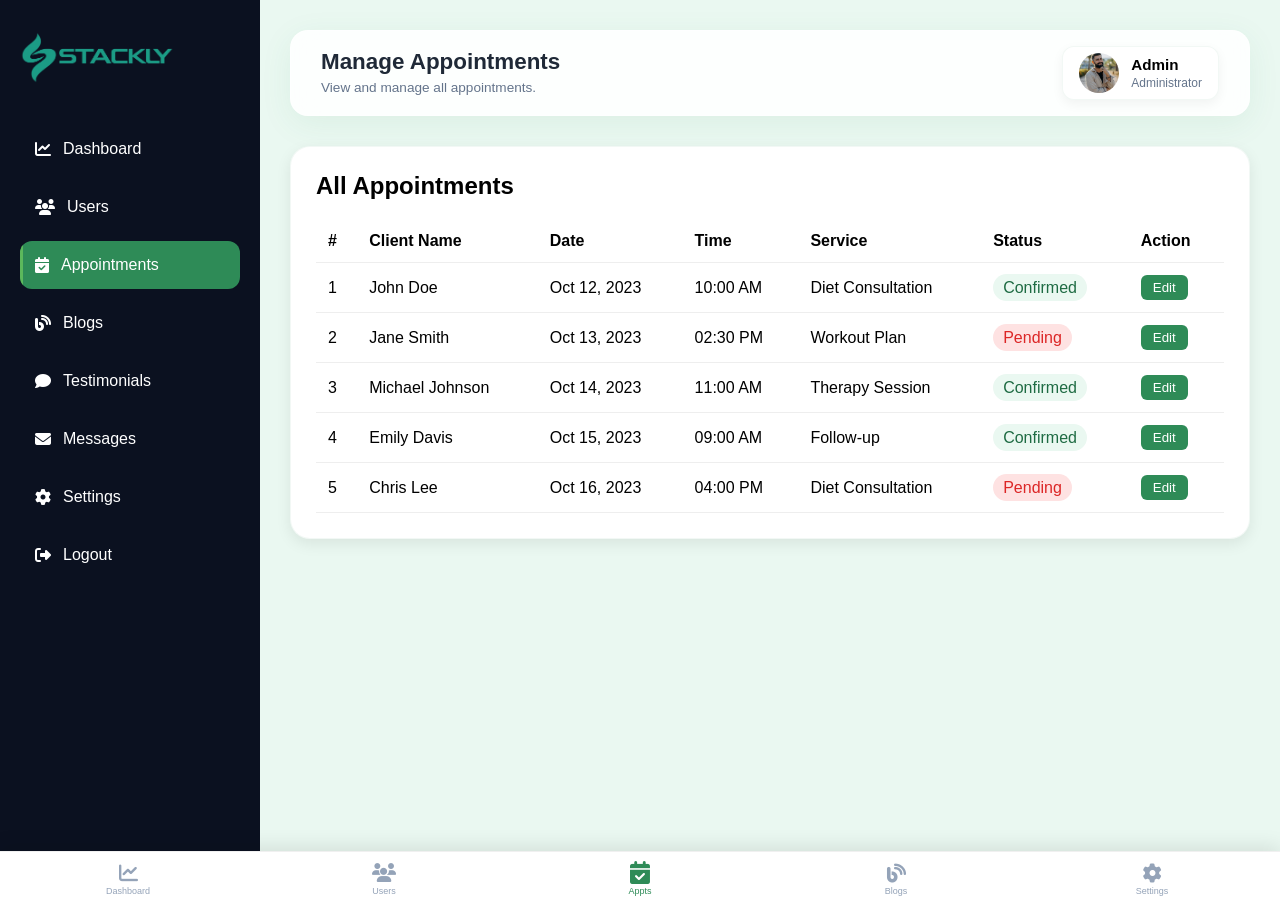
<file: admin-appointments.html>
<!DOCTYPE html>
<html lang="en">
<head>
<meta charset="UTF-8">
<meta name="viewport" content="width=device-width, initial-scale=1.0">
<title>Manage Appointments | Stackly</title>

<link rel="stylesheet" href="css/admin-dashboard.css">

<link rel="stylesheet"
href="https://cdnjs.cloudflare.com/ajax/libs/font-awesome/6.5.1/css/all.min.css">
</head>

<body>

<div class="dashboard">

<!-- Sidebar -->

<aside class="sidebar">
<div class="logo">
<a href="index.html"><img src="./assets/logo.webp" alt="Stackly Logo" style="height: 55px; width: auto; vertical-align: middle; filter: brightness(0) invert(50%) sepia(80%) saturate(340%) hue-rotate(120deg) brightness(85%) contrast(110%);"></a>
</div>
<ul>

<li  onclick="location.href='admin-dashboard.html'">
<i class="fas fa-chart-line"></i>
Dashboard
</li>

<li  onclick="location.href='admin-users.html'">
<i class="fas fa-users"></i>
Users
</li>

<li class="active" onclick="location.href='admin-appointments.html'">
<i class="fas fa-calendar-check"></i>
Appointments
</li>

<li  onclick="location.href='admin-blogs.html'">
<i class="fas fa-blog"></i>
Blogs
</li>

<li  onclick="location.href='admin-testimonials.html'">
<i class="fas fa-comment"></i>
Testimonials
</li>

<li  onclick="location.href='admin-messages.html'">
<i class="fas fa-envelope"></i>
Messages
</li>

<li  onclick="location.href='admin-settings.html'">
<i class="fas fa-cog"></i>
Settings
</li>

<li onclick="logout()">
<i class="fas fa-sign-out-alt"></i>
Logout
</li>
</ul>
<button class="close-sidebar" onclick="closeSidebar()"><i class="fas fa-times"></i></button>
</aside>

<div class="sidebar-overlay" id="sidebarOverlay" onclick="closeSidebar()"></div>

<!-- Main -->

<main class="main-content">
<div class="topbar">
<i class="fas fa-bars dashboard-menu-btn" style="display:none; font-size: 24px; color: var(--primary); cursor: pointer; margin-right: 15px;"></i>

<a href="index.html" class="topbar-mobile-logo">
<img src="./assets/logo.webp" alt="Logo" style="height: 40px; width: auto; filter: brightness(0) invert(50%) sepia(80%) saturate(340%) hue-rotate(120deg) brightness(85%) contrast(110%);">
</a>

<div class="topbar-welcome">
<h1>Manage Appointments</h1>
<p>View and manage all appointments.</p>
</div>
<div class="admin-profile">
<img src="./assets/about-3.webp">
<div><h4>Admin</h4><p>Administrator</p></div>
</div>
</div>
<div class="table-card">
<h2>All Appointments</h2>
<table>
<tr><th>#</th><th>Client Name</th><th>Date</th><th>Time</th><th>Service</th><th>Status</th><th>Action</th></tr>
<tr><td>1</td><td>John Doe</td><td>Oct 12, 2023</td><td>10:00 AM</td><td>Diet Consultation</td><td><span class="active-user">Confirmed</span></td><td><button style="padding:5px 12px;background:var(--primary);color:white;border:none;border-radius:6px;cursor:pointer;margin-right:5px;">Edit</button></td></tr>
<tr><td>2</td><td>Jane Smith</td><td>Oct 13, 2023</td><td>02:30 PM</td><td>Workout Plan</td><td><span class="inactive-user">Pending</span></td><td><button style="padding:5px 12px;background:var(--primary);color:white;border:none;border-radius:6px;cursor:pointer;margin-right:5px;">Edit</button></td></tr>
<tr><td>3</td><td>Michael Johnson</td><td>Oct 14, 2023</td><td>11:00 AM</td><td>Therapy Session</td><td><span class="active-user">Confirmed</span></td><td><button style="padding:5px 12px;background:var(--primary);color:white;border:none;border-radius:6px;cursor:pointer;margin-right:5px;">Edit</button></td></tr>
<tr><td>4</td><td>Emily Davis</td><td>Oct 15, 2023</td><td>09:00 AM</td><td>Follow-up</td><td><span class="active-user">Confirmed</span></td><td><button style="padding:5px 12px;background:var(--primary);color:white;border:none;border-radius:6px;cursor:pointer;margin-right:5px;">Edit</button></td></tr>
<tr><td>5</td><td>Chris Lee</td><td>Oct 16, 2023</td><td>04:00 PM</td><td>Diet Consultation</td><td><span class="inactive-user">Pending</span></td><td><button style="padding:5px 12px;background:var(--primary);color:white;border:none;border-radius:6px;cursor:pointer;margin-right:5px;">Edit</button></td></tr>
</table>
</div>
</main>

</div>

<!-- Mobile Bottom Navigation -->
<nav class="mobile-bottom-nav">
  <a href="admin-dashboard.html"><i class="fas fa-chart-line"></i> Dashboard</a>
  <a href="admin-users.html"><i class="fas fa-users"></i> Users</a>
  <a href="admin-appointments.html" class="active"><i class="fas fa-calendar-check"></i> Appts</a>
  <a href="admin-blogs.html"><i class="fas fa-blog"></i> Blogs</a>
  <a href="admin-settings.html"><i class="fas fa-cog"></i> Settings</a>
</nav>

<script src="js/main.js"></script>

</body>
</html>
</file>
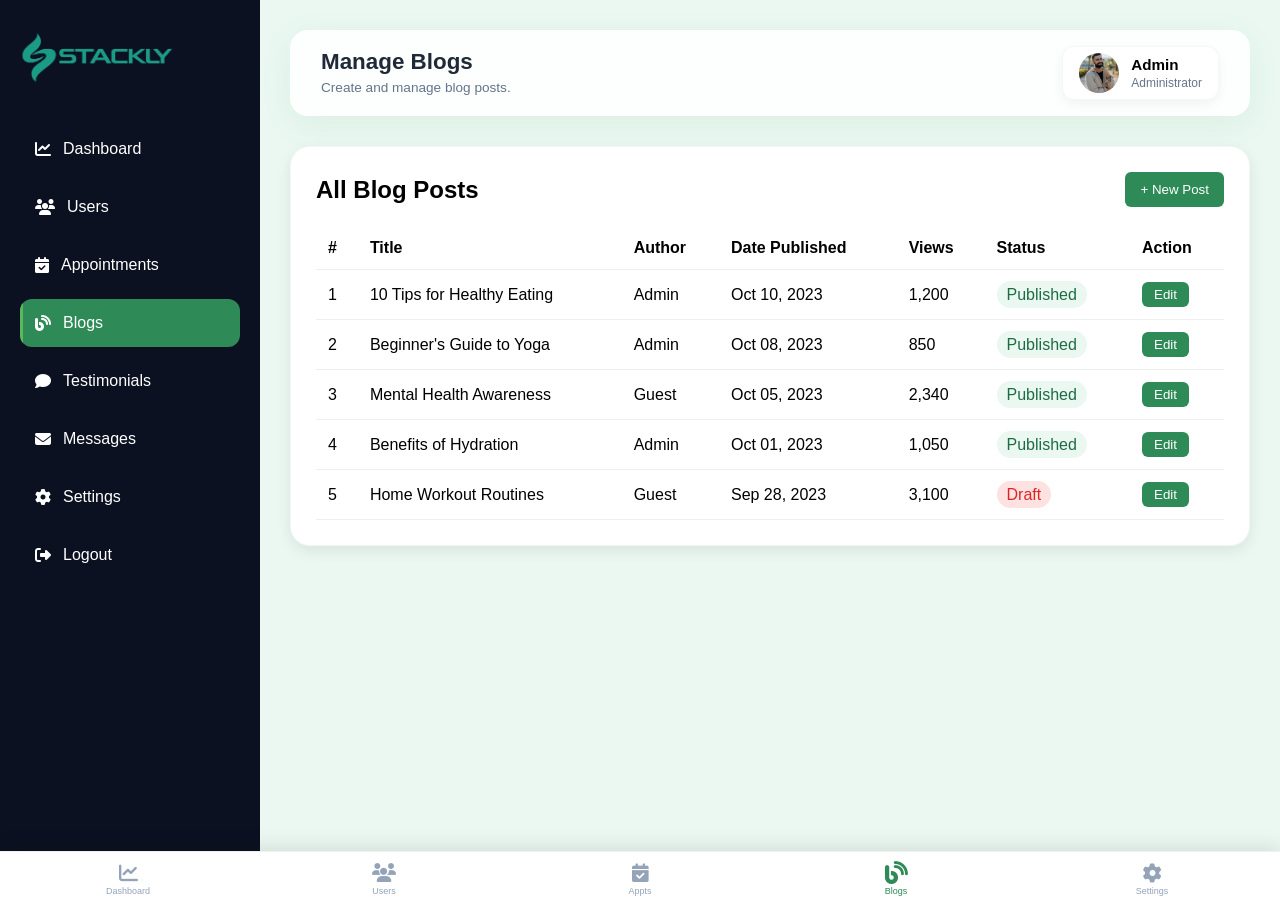
<file: admin-blogs.html>
<!DOCTYPE html>
<html lang="en">
<head>
<meta charset="UTF-8">
<meta name="viewport" content="width=device-width, initial-scale=1.0">
<title>Manage Blogs | Stackly</title>

<link rel="stylesheet" href="css/admin-dashboard.css">

<link rel="stylesheet"
href="https://cdnjs.cloudflare.com/ajax/libs/font-awesome/6.5.1/css/all.min.css">
</head>

<body>

<div class="dashboard">

<!-- Sidebar -->

<aside class="sidebar">
<div class="logo">
<a href="index.html"><img src="./assets/logo.webp" alt="Stackly Logo" style="height: 55px; width: auto; vertical-align: middle; filter: brightness(0) invert(50%) sepia(80%) saturate(340%) hue-rotate(120deg) brightness(85%) contrast(110%);"></a>
</div>
<ul>

<li  onclick="location.href='admin-dashboard.html'">
<i class="fas fa-chart-line"></i>
Dashboard
</li>

<li  onclick="location.href='admin-users.html'">
<i class="fas fa-users"></i>
Users
</li>

<li  onclick="location.href='admin-appointments.html'">
<i class="fas fa-calendar-check"></i>
Appointments
</li>

<li class="active" onclick="location.href='admin-blogs.html'">
<i class="fas fa-blog"></i>
Blogs
</li>

<li  onclick="location.href='admin-testimonials.html'">
<i class="fas fa-comment"></i>
Testimonials
</li>

<li  onclick="location.href='admin-messages.html'">
<i class="fas fa-envelope"></i>
Messages
</li>

<li  onclick="location.href='admin-settings.html'">
<i class="fas fa-cog"></i>
Settings
</li>

<li onclick="logout()">
<i class="fas fa-sign-out-alt"></i>
Logout
</li>
</ul>
<button class="close-sidebar" onclick="closeSidebar()"><i class="fas fa-times"></i></button>
</aside>

<div class="sidebar-overlay" id="sidebarOverlay" onclick="closeSidebar()"></div>

<!-- Main -->

<main class="main-content">
<div class="topbar">
<i class="fas fa-bars dashboard-menu-btn" style="display:none; font-size: 24px; color: var(--primary); cursor: pointer; margin-right: 15px;"></i>

<a href="index.html" class="topbar-mobile-logo">
<img src="./assets/logo.webp" alt="Logo" style="height: 40px; width: auto; filter: brightness(0) invert(50%) sepia(80%) saturate(340%) hue-rotate(120deg) brightness(85%) contrast(110%);">
</a>

<div class="topbar-welcome">
<h1>Manage Blogs</h1>
<p>Create and manage blog posts.</p>
</div>
<div class="admin-profile">
<img src="./assets/about-3.webp">
<div><h4>Admin</h4><p>Administrator</p></div>
</div>
</div>
<div class="table-card">
<div style="display:flex; justify-content:space-between; align-items:center; margin-bottom:20px;">
<h2>All Blog Posts</h2>
<button style="padding:10px 15px;background:var(--primary);color:white;border:none;border-radius:6px;cursor:pointer;">+ New Post</button>
</div>
<table>
<tr><th>#</th><th>Title</th><th>Author</th><th>Date Published</th><th>Views</th><th>Status</th><th>Action</th></tr>
<tr><td>1</td><td>10 Tips for Healthy Eating</td><td>Admin</td><td>Oct 10, 2023</td><td>1,200</td><td><span class="active-user">Published</span></td><td><button style="padding:5px 12px;background:var(--primary);color:white;border:none;border-radius:6px;cursor:pointer;">Edit</button></td></tr>
<tr><td>2</td><td>Beginner's Guide to Yoga</td><td>Admin</td><td>Oct 08, 2023</td><td>850</td><td><span class="active-user">Published</span></td><td><button style="padding:5px 12px;background:var(--primary);color:white;border:none;border-radius:6px;cursor:pointer;">Edit</button></td></tr>
<tr><td>3</td><td>Mental Health Awareness</td><td>Guest</td><td>Oct 05, 2023</td><td>2,340</td><td><span class="active-user">Published</span></td><td><button style="padding:5px 12px;background:var(--primary);color:white;border:none;border-radius:6px;cursor:pointer;">Edit</button></td></tr>
<tr><td>4</td><td>Benefits of Hydration</td><td>Admin</td><td>Oct 01, 2023</td><td>1,050</td><td><span class="active-user">Published</span></td><td><button style="padding:5px 12px;background:var(--primary);color:white;border:none;border-radius:6px;cursor:pointer;">Edit</button></td></tr>
<tr><td>5</td><td>Home Workout Routines</td><td>Guest</td><td>Sep 28, 2023</td><td>3,100</td><td><span class="inactive-user">Draft</span></td><td><button style="padding:5px 12px;background:var(--primary);color:white;border:none;border-radius:6px;cursor:pointer;">Edit</button></td></tr>
</table>
</div>
</main>

</div>

<!-- Mobile Bottom Navigation -->
<nav class="mobile-bottom-nav">
  <a href="admin-dashboard.html"><i class="fas fa-chart-line"></i> Dashboard</a>
  <a href="admin-users.html"><i class="fas fa-users"></i> Users</a>
  <a href="admin-appointments.html"><i class="fas fa-calendar-check"></i> Appts</a>
  <a href="admin-blogs.html" class="active"><i class="fas fa-blog"></i> Blogs</a>
  <a href="admin-settings.html"><i class="fas fa-cog"></i> Settings</a>
</nav>

<script src="js/main.js"></script>

</body>
</html>
</file>
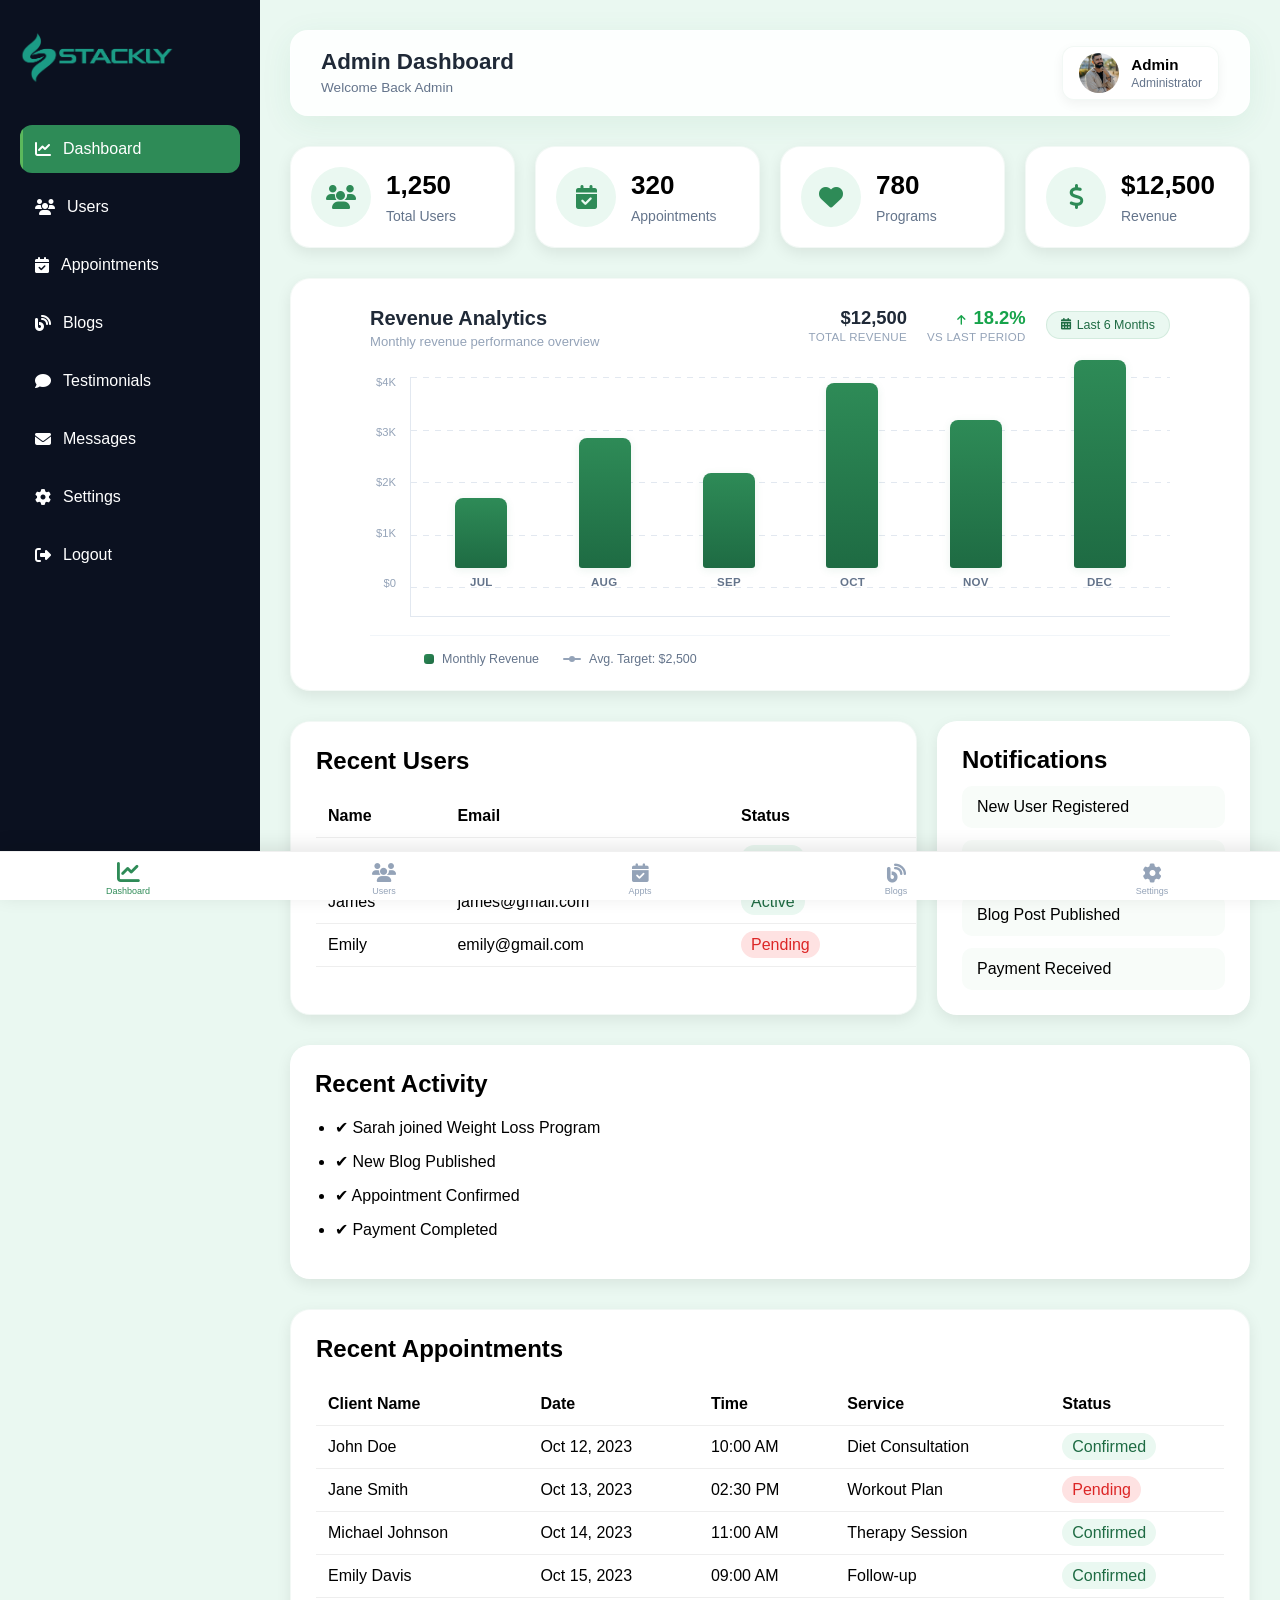
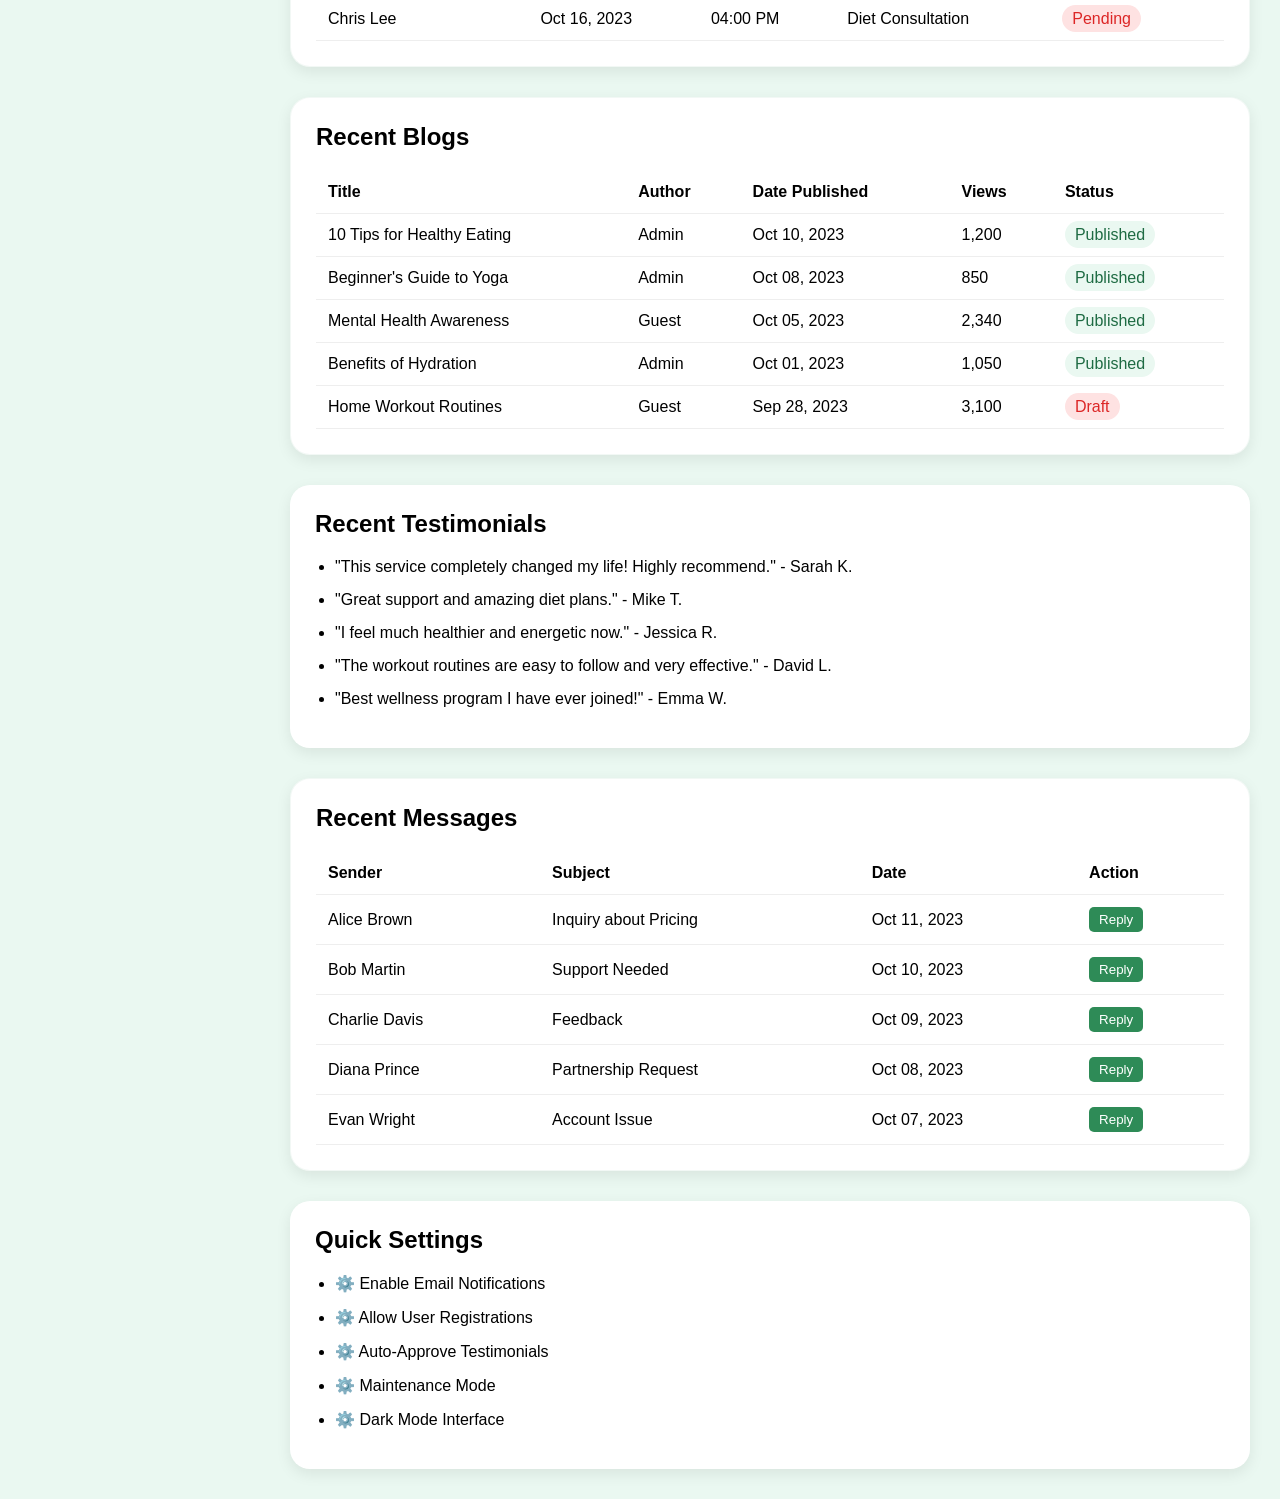
<file: admin-dashboard.html>
<!DOCTYPE html>
<html lang="en">

<head>
  <meta charset="UTF-8">
  <meta name="viewport" content="width=device-width, initial-scale=1.0">
  <title>Admin Dashboard | Stackly</title>

  <link rel="stylesheet" href="css/admin-dashboard.css">

  <link rel="stylesheet" href="https://cdnjs.cloudflare.com/ajax/libs/font-awesome/6.5.1/css/all.min.css">
</head>

<body>

  <div class="dashboard">

    <!-- Sidebar -->

    <aside class="sidebar">

      <div class="logo">
        <a href="index.html"><img src="./assets/logo.webp" alt="Stackly Logo"
            style="height: 55px; width: auto; vertical-align: middle; filter: brightness(0) invert(50%) sepia(80%) saturate(340%) hue-rotate(120deg) brightness(85%) contrast(110%);"></a>
      </div>

      <ul>

        <li class="active" onclick="location.href='admin-dashboard.html'">
          <i class="fas fa-chart-line"></i>
          Dashboard
        </li>

        <li onclick="location.href='admin-users.html'">
          <i class="fas fa-users"></i>
          Users
        </li>

        <li onclick="location.href='admin-appointments.html'">
          <i class="fas fa-calendar-check"></i>
          Appointments
        </li>

        <li onclick="location.href='admin-blogs.html'">
          <i class="fas fa-blog"></i>
          Blogs
        </li>

        <li onclick="location.href='admin-testimonials.html'">
          <i class="fas fa-comment"></i>
          Testimonials
        </li>

        <li onclick="location.href='admin-messages.html'">
          <i class="fas fa-envelope"></i>
          Messages
        </li>

        <li onclick="location.href='admin-settings.html'">
          <i class="fas fa-cog"></i>
          Settings
        </li>

        <li onclick="logout()">
          <i class="fas fa-sign-out-alt"></i>
          Logout
        </li>

      </ul>

      <button class="close-sidebar" onclick="closeSidebar()"><i class="fas fa-times"></i></button>

    </aside>

    <div class="sidebar-overlay" id="sidebarOverlay" onclick="closeSidebar()"></div>

    <!-- Main -->

    <main class="main-content">

      <!-- Topbar -->

      <div class="topbar">
        <i class="fas fa-bars dashboard-menu-btn"
          style="display:none; font-size: 24px; color: var(--primary); cursor: pointer; margin-right: 15px;"></i>

        <a href="index.html" class="topbar-mobile-logo">
          <img src="./assets/logo.webp" alt="Logo"
            style="height: 40px; width: auto; filter: brightness(0) invert(50%) sepia(80%) saturate(340%) hue-rotate(120deg) brightness(85%) contrast(110%);">
        </a>

        <div class="topbar-welcome">
          <h1>Admin Dashboard</h1>
          <p>Welcome Back Admin</p>
        </div>

        <div class="admin-profile">

          <img src="./assets/about-3.webp">

          <div>
            <h4>Admin</h4>
            <p>Administrator</p>
          </div>

        </div>

      </div>

      <!-- Stats -->

      <div class="stats-grid">

        <div class="stat-card">

          <div class="icon">
            <i class="fas fa-users"></i>
          </div>

          <h2>1,250</h2>
          <p>Total Users</p>

        </div>

        <div class="stat-card">

          <div class="icon">
            <i class="fas fa-calendar-check"></i>
          </div>

          <h2>320</h2>
          <p>Appointments</p>

        </div>

        <div class="stat-card">

          <div class="icon">
            <i class="fas fa-heart"></i>
          </div>

          <h2>780</h2>
          <p>Programs</p>

        </div>

        <div class="stat-card">

          <div class="icon">
            <i class="fas fa-dollar-sign"></i>
          </div>

          <h2>$12,500</h2>
          <p>Revenue</p>

        </div>

      </div>

      <!-- Chart -->

      <div class="chart-section">

        <div class="chart-header">
          <div class="chart-title-group">
            <h2>Revenue Analytics</h2>
            <p class="chart-subtitle">Monthly revenue performance overview</p>
          </div>
          <div class="chart-summary">
            <div class="chart-stat">
              <span class="chart-stat-value">$12,500</span>
              <span class="chart-stat-label">Total Revenue</span>
            </div>
            <div class="chart-stat">
              <span class="chart-stat-value trend-up"><i class="fas fa-arrow-up"></i> 18.2%</span>
              <span class="chart-stat-label">vs Last Period</span>
            </div>
            <div class="chart-period-badge">
              <i class="fas fa-calendar-alt"></i> Last 6 Months
            </div>
          </div>
        </div>

        <div class="chart-body">
          <div class="chart-y-axis">
            <span>$4K</span>
            <span>$3K</span>
            <span>$2K</span>
            <span>$1K</span>
            <span>$0</span>
          </div>
          <div class="chart-area">
            <div class="chart-grid-lines">
              <div class="grid-line"></div>
              <div class="grid-line"></div>
              <div class="grid-line"></div>
              <div class="grid-line"></div>
              <div class="grid-line"></div>
            </div>
            <div class="chart-bars">
              <div class="bar-group">
                <div class="bar-tooltip">$1,200</div>
                <div class="bar b1"></div>
                <span class="bar-label">Jul</span>
              </div>
              <div class="bar-group">
                <div class="bar-tooltip">$2,450</div>
                <div class="bar b2"></div>
                <span class="bar-label">Aug</span>
              </div>
              <div class="bar-group">
                <div class="bar-tooltip">$1,800</div>
                <div class="bar b3"></div>
                <span class="bar-label">Sep</span>
              </div>
              <div class="bar-group">
                <div class="bar-tooltip">$3,500</div>
                <div class="bar b4"></div>
                <span class="bar-label">Oct</span>
              </div>
              <div class="bar-group">
                <div class="bar-tooltip">$2,800</div>
                <div class="bar b5"></div>
                <span class="bar-label">Nov</span>
              </div>
              <div class="bar-group">
                <div class="bar-tooltip">$3,950</div>
                <div class="bar b6"></div>
                <span class="bar-label">Dec</span>
              </div>
            </div>
          </div>
        </div>

        <div class="chart-legend">
          <div class="legend-item">
            <span class="legend-dot"></span> Monthly Revenue
          </div>
          <div class="legend-item">
            <span class="legend-line"></span> Avg. Target: $2,500
          </div>
        </div>

      </div>

      <!-- Tables -->

      <div class="content-grid">

        <div class="table-card">

          <h2>Recent Users</h2>

          <table>

            <tr>
              <th>Name</th>
              <th>Email</th>
              <th>Status</th>
            </tr>

            <tr>
              <td>Sarah</td>
              <td>sarah@gmail.com</td>
              <td><span class="active-user">Active</span></td>
            </tr>

            <tr>
              <td>James</td>
              <td>james@gmail.com</td>
              <td><span class="active-user">Active</span></td>
            </tr>

            <tr>
              <td>Emily</td>
              <td>emily@gmail.com</td>
              <td><span class="inactive-user">Pending</span></td>
            </tr>

          </table>

        </div>

        <div class="notification-card">

          <h2>Notifications</h2>

          <div class="notify">
            New User Registered
          </div>

          <div class="notify">
            New Appointment Booked
          </div>

          <div class="notify">
            Blog Post Published
          </div>

          <div class="notify">
            Payment Received
          </div>

        </div>

      </div>

      <!-- Activity -->

      <div class="activity-card">

        <h2>Recent Activity</h2>

        <ul>

          <li>
            ✔ Sarah joined Weight Loss Program
          </li>

          <li>
            ✔ New Blog Published
          </li>

          <li>
            ✔ Appointment Confirmed
          </li>

          <li>
            ✔ Payment Completed
          </li>

        </ul>

      </div>

      <!-- Appointments -->
      <div class="table-card" style="margin-top: 30px;">

        <h2>Recent Appointments</h2>

        <table>

          <tr>
            <th>Client Name</th>
            <th>Date</th>
            <th>Time</th>
            <th>Service</th>
            <th>Status</th>
          </tr>

          <tr>
            <td>John Doe</td>
            <td>Oct 12, 2023</td>
            <td>10:00 AM</td>
            <td>Diet Consultation</td>
            <td><span class="active-user">Confirmed</span></td>
          </tr>

          <tr>
            <td>Jane Smith</td>
            <td>Oct 13, 2023</td>
            <td>02:30 PM</td>
            <td>Workout Plan</td>
            <td><span class="inactive-user">Pending</span></td>
          </tr>

          <tr>
            <td>Michael Johnson</td>
            <td>Oct 14, 2023</td>
            <td>11:00 AM</td>
            <td>Therapy Session</td>
            <td><span class="active-user">Confirmed</span></td>
          </tr>

          <tr>
            <td>Emily Davis</td>
            <td>Oct 15, 2023</td>
            <td>09:00 AM</td>
            <td>Follow-up</td>
            <td><span class="active-user">Confirmed</span></td>
          </tr>

          <tr>
            <td>Chris Lee</td>
            <td>Oct 16, 2023</td>
            <td>04:00 PM</td>
            <td>Diet Consultation</td>
            <td><span class="inactive-user">Pending</span></td>
          </tr>

        </table>

      </div>

      <!-- Blogs -->
      <div class="table-card" style="margin-top: 30px;">

        <h2>Recent Blogs</h2>

        <table>

          <tr>
            <th>Title</th>
            <th>Author</th>
            <th>Date Published</th>
            <th>Views</th>
            <th>Status</th>
          </tr>

          <tr>
            <td>10 Tips for Healthy Eating</td>
            <td>Admin</td>
            <td>Oct 10, 2023</td>
            <td>1,200</td>
            <td><span class="active-user">Published</span></td>
          </tr>

          <tr>
            <td>Beginner's Guide to Yoga</td>
            <td>Admin</td>
            <td>Oct 08, 2023</td>
            <td>850</td>
            <td><span class="active-user">Published</span></td>
          </tr>

          <tr>
            <td>Mental Health Awareness</td>
            <td>Guest</td>
            <td>Oct 05, 2023</td>
            <td>2,340</td>
            <td><span class="active-user">Published</span></td>
          </tr>

          <tr>
            <td>Benefits of Hydration</td>
            <td>Admin</td>
            <td>Oct 01, 2023</td>
            <td>1,050</td>
            <td><span class="active-user">Published</span></td>
          </tr>

          <tr>
            <td>Home Workout Routines</td>
            <td>Guest</td>
            <td>Sep 28, 2023</td>
            <td>3,100</td>
            <td><span class="inactive-user">Draft</span></td>
          </tr>

        </table>

      </div>

      <!-- Testimonials -->
      <div class="activity-card" style="margin-top: 30px;">

        <h2>Recent Testimonials</h2>

        <ul>

          <li>
            "This service completely changed my life! Highly recommend." - Sarah K.
          </li>

          <li>
            "Great support and amazing diet plans." - Mike T.
          </li>

          <li>
            "I feel much healthier and energetic now." - Jessica R.
          </li>

          <li>
            "The workout routines are easy to follow and very effective." - David L.
          </li>

          <li>
            "Best wellness program I have ever joined!" - Emma W.
          </li>

        </ul>

      </div>

      <!-- Messages -->
      <div class="table-card" style="margin-top: 30px;">

        <h2>Recent Messages</h2>

        <table>

          <tr>
            <th>Sender</th>
            <th>Subject</th>
            <th>Date</th>
            <th>Action</th>
          </tr>

          <tr>
            <td>Alice Brown</td>
            <td>Inquiry about Pricing</td>
            <td>Oct 11, 2023</td>
            <td><button
                style="padding: 5px 10px; border:none; background:var(--primary); color:white; border-radius:5px; cursor:pointer;">Reply</button>
            </td>
          </tr>

          <tr>
            <td>Bob Martin</td>
            <td>Support Needed</td>
            <td>Oct 10, 2023</td>
            <td><button
                style="padding: 5px 10px; border:none; background:var(--primary); color:white; border-radius:5px; cursor:pointer;">Reply</button>
            </td>
          </tr>

          <tr>
            <td>Charlie Davis</td>
            <td>Feedback</td>
            <td>Oct 09, 2023</td>
            <td><button
                style="padding: 5px 10px; border:none; background:var(--primary); color:white; border-radius:5px; cursor:pointer;">Reply</button>
            </td>
          </tr>

          <tr>
            <td>Diana Prince</td>
            <td>Partnership Request</td>
            <td>Oct 08, 2023</td>
            <td><button
                style="padding: 5px 10px; border:none; background:var(--primary); color:white; border-radius:5px; cursor:pointer;">Reply</button>
            </td>
          </tr>

          <tr>
            <td>Evan Wright</td>
            <td>Account Issue</td>
            <td>Oct 07, 2023</td>
            <td><button
                style="padding: 5px 10px; border:none; background:var(--primary); color:white; border-radius:5px; cursor:pointer;">Reply</button>
            </td>
          </tr>

        </table>

      </div>

      <!-- Settings -->
      <div class="activity-card" style="margin-top: 30px;">

        <h2>Quick Settings</h2>

        <ul>

          <li>
            ⚙️ Enable Email Notifications
          </li>

          <li>
            ⚙️ Allow User Registrations
          </li>

          <li>
            ⚙️ Auto-Approve Testimonials
          </li>

          <li>
            ⚙️ Maintenance Mode
          </li>

          <li>
            ⚙️ Dark Mode Interface
          </li>

        </ul>

      </div>

    </main>

  </div>

  <!-- Mobile Bottom Navigation -->
  <nav class="mobile-bottom-nav">
    <a href="admin-dashboard.html" class="active"><i class="fas fa-chart-line"></i> Dashboard</a>
    <a href="admin-users.html"><i class="fas fa-users"></i> Users</a>
    <a href="admin-appointments.html"><i class="fas fa-calendar-check"></i> Appts</a>
    <a href="admin-blogs.html"><i class="fas fa-blog"></i> Blogs</a>
    <a href="admin-settings.html"><i class="fas fa-cog"></i> Settings</a>
  </nav>

  <script src="js/main.js"></script>

</body>

</html>
</file>
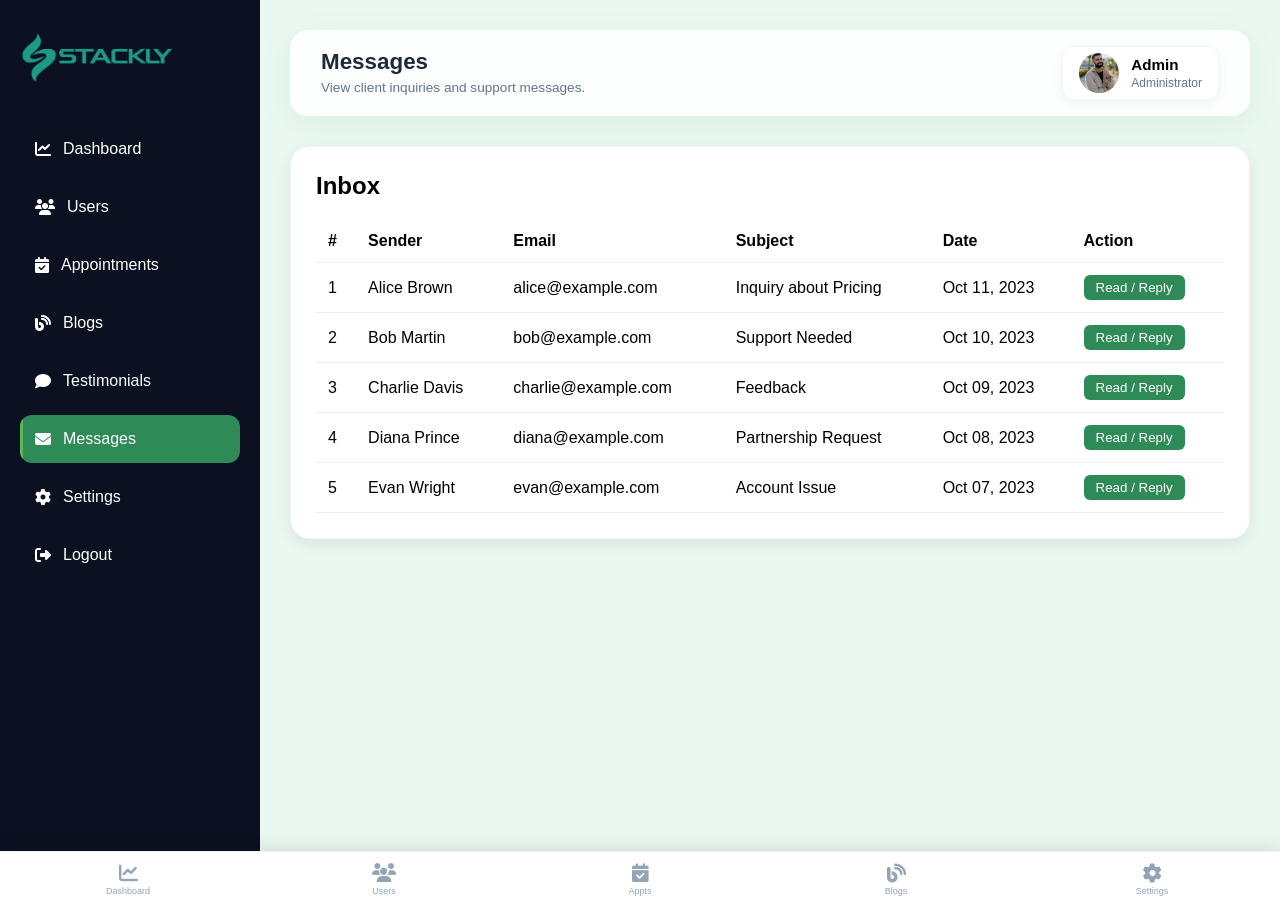
<file: admin-messages.html>
<!DOCTYPE html>
<html lang="en">
<head>
<meta charset="UTF-8">
<meta name="viewport" content="width=device-width, initial-scale=1.0">
<title>Messages | Stackly</title>

<link rel="stylesheet" href="css/admin-dashboard.css">

<link rel="stylesheet"
href="https://cdnjs.cloudflare.com/ajax/libs/font-awesome/6.5.1/css/all.min.css">
</head>

<body>

<div class="dashboard">

<!-- Sidebar -->

<aside class="sidebar">
<div class="logo">
<img src="./assets/logo.webp" alt="Stackly Logo" style="height: 55px; width: auto; vertical-align: middle; filter: brightness(0) invert(50%) sepia(80%) saturate(340%) hue-rotate(120deg) brightness(85%) contrast(110%);">
</div>
<ul>

<li  onclick="location.href='admin-dashboard.html'">
<i class="fas fa-chart-line"></i>
Dashboard
</li>

<li  onclick="location.href='admin-users.html'">
<i class="fas fa-users"></i>
Users
</li>

<li  onclick="location.href='admin-appointments.html'">
<i class="fas fa-calendar-check"></i>
Appointments
</li>

<li  onclick="location.href='admin-blogs.html'">
<i class="fas fa-blog"></i>
Blogs
</li>

<li  onclick="location.href='admin-testimonials.html'">
<i class="fas fa-comment"></i>
Testimonials
</li>

<li class="active" onclick="location.href='admin-messages.html'">
<i class="fas fa-envelope"></i>
Messages
</li>

<li  onclick="location.href='admin-settings.html'">
<i class="fas fa-cog"></i>
Settings
</li>

<li onclick="logout()">
<i class="fas fa-sign-out-alt"></i>
Logout
</li>
</ul>
<button class="close-sidebar" onclick="closeSidebar()"><i class="fas fa-times"></i></button>
</aside>

<div class="sidebar-overlay" id="sidebarOverlay" onclick="closeSidebar()"></div>

<!-- Main -->

<main class="main-content">
<div class="topbar">
<i class="fas fa-bars dashboard-menu-btn" style="display:none; font-size: 24px; color: var(--primary); cursor: pointer; margin-right: 15px;"></i>

<a href="index.html" class="topbar-mobile-logo">
<img src="./assets/logo.webp" alt="Logo" style="height: 40px; width: auto; filter: brightness(0) invert(50%) sepia(80%) saturate(340%) hue-rotate(120deg) brightness(85%) contrast(110%);">
</a>

<div class="topbar-welcome">
<h1>Messages</h1>
<p>View client inquiries and support messages.</p>
</div>
<div class="admin-profile">
<img src="./assets/about-3.webp">
<div><h4>Admin</h4><p>Administrator</p></div>
</div>
</div>
<div class="table-card">
<h2>Inbox</h2>
<table>
<tr><th>#</th><th>Sender</th><th>Email</th><th>Subject</th><th>Date</th><th>Action</th></tr>
<tr><td>1</td><td>Alice Brown</td><td>alice@example.com</td><td>Inquiry about Pricing</td><td>Oct 11, 2023</td><td><button style="padding:5px 12px;background:var(--primary);color:white;border:none;border-radius:6px;cursor:pointer;">Read / Reply</button></td></tr>
<tr><td>2</td><td>Bob Martin</td><td>bob@example.com</td><td>Support Needed</td><td>Oct 10, 2023</td><td><button style="padding:5px 12px;background:var(--primary);color:white;border:none;border-radius:6px;cursor:pointer;">Read / Reply</button></td></tr>
<tr><td>3</td><td>Charlie Davis</td><td>charlie@example.com</td><td>Feedback</td><td>Oct 09, 2023</td><td><button style="padding:5px 12px;background:var(--primary);color:white;border:none;border-radius:6px;cursor:pointer;">Read / Reply</button></td></tr>
<tr><td>4</td><td>Diana Prince</td><td>diana@example.com</td><td>Partnership Request</td><td>Oct 08, 2023</td><td><button style="padding:5px 12px;background:var(--primary);color:white;border:none;border-radius:6px;cursor:pointer;">Read / Reply</button></td></tr>
<tr><td>5</td><td>Evan Wright</td><td>evan@example.com</td><td>Account Issue</td><td>Oct 07, 2023</td><td><button style="padding:5px 12px;background:var(--primary);color:white;border:none;border-radius:6px;cursor:pointer;">Read / Reply</button></td></tr>
</table>
</div>
</main>

</div>

<!-- Mobile Bottom Navigation -->
<nav class="mobile-bottom-nav">
  <a href="admin-dashboard.html"><i class="fas fa-chart-line"></i> Dashboard</a>
  <a href="admin-users.html"><i class="fas fa-users"></i> Users</a>
  <a href="admin-appointments.html"><i class="fas fa-calendar-check"></i> Appts</a>
  <a href="admin-blogs.html"><i class="fas fa-blog"></i> Blogs</a>
  <a href="admin-settings.html"><i class="fas fa-cog"></i> Settings</a>
</nav>

<script src="js/main.js"></script>

</body>
</html>
</file>
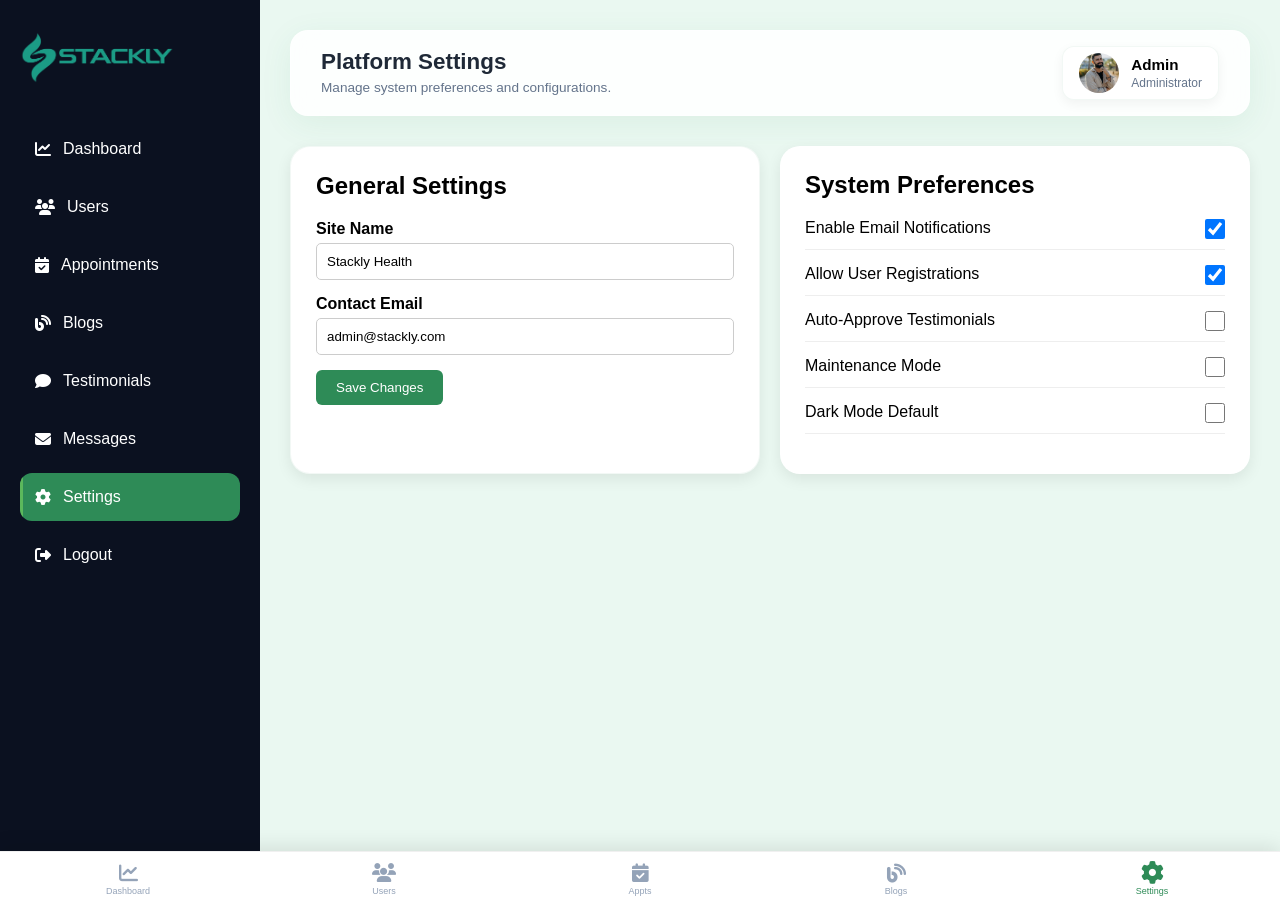
<file: admin-settings.html>
<!DOCTYPE html>
<html lang="en">
<head>
<meta charset="UTF-8">
<meta name="viewport" content="width=device-width, initial-scale=1.0">
<title>Settings | Stackly</title>

<link rel="stylesheet" href="css/admin-dashboard.css">

<link rel="stylesheet"
href="https://cdnjs.cloudflare.com/ajax/libs/font-awesome/6.5.1/css/all.min.css">
</head>

<body>

<div class="dashboard">

<!-- Sidebar -->

<aside class="sidebar">
<div class="logo">
<a href="index.html"><img src="./assets/logo.webp" alt="Stackly Logo" style="height: 55px; width: auto; vertical-align: middle; filter: brightness(0) invert(50%) sepia(80%) saturate(340%) hue-rotate(120deg) brightness(85%) contrast(110%);"></a>
</div>
<ul>

<li  onclick="location.href='admin-dashboard.html'">
<i class="fas fa-chart-line"></i>
Dashboard
</li>

<li  onclick="location.href='admin-users.html'">
<i class="fas fa-users"></i>
Users
</li>

<li  onclick="location.href='admin-appointments.html'">
<i class="fas fa-calendar-check"></i>
Appointments
</li>

<li  onclick="location.href='admin-blogs.html'">
<i class="fas fa-blog"></i>
Blogs
</li>

<li  onclick="location.href='admin-testimonials.html'">
<i class="fas fa-comment"></i>
Testimonials
</li>

<li  onclick="location.href='admin-messages.html'">
<i class="fas fa-envelope"></i>
Messages
</li>

<li class="active" onclick="location.href='admin-settings.html'">
<i class="fas fa-cog"></i>
Settings
</li>

<li onclick="logout()">
<i class="fas fa-sign-out-alt"></i>
Logout
</li>
</ul>
<button class="close-sidebar" onclick="closeSidebar()"><i class="fas fa-times"></i></button>
</aside>

<div class="sidebar-overlay" id="sidebarOverlay" onclick="closeSidebar()"></div>

<!-- Main -->

<main class="main-content">
<div class="topbar">
<i class="fas fa-bars dashboard-menu-btn" style="display:none; font-size: 24px; color: var(--primary); cursor: pointer; margin-right: 15px;"></i>

<a href="index.html" class="topbar-mobile-logo">
<img src="./assets/logo.webp" alt="Logo" style="height: 40px; width: auto; filter: brightness(0) invert(50%) sepia(80%) saturate(340%) hue-rotate(120deg) brightness(85%) contrast(110%);">
</a>

<div class="topbar-welcome">
<h1>Platform Settings</h1>
<p>Manage system preferences and configurations.</p>
</div>
<div class="admin-profile">
<img src="./assets/about-3.webp">
<div><h4>Admin</h4><p>Administrator</p></div>
</div>
</div>
<div class="content-grid" style="grid-template-columns: 1fr 1fr;">
<div class="table-card">
<h2>General Settings</h2>
<div style="margin-top:20px;">
<div style="margin-bottom:15px;"><label style="display:block; margin-bottom:5px; font-weight:bold;">Site Name</label><input type="text" value="Stackly Health" style="width:100%; padding:10px; border:1px solid #ccc; border-radius:5px;"></div>
<div style="margin-bottom:15px;"><label style="display:block; margin-bottom:5px; font-weight:bold;">Contact Email</label><input type="email" value="admin@stackly.com" style="width:100%; padding:10px; border:1px solid #ccc; border-radius:5px;"></div>
<button style="padding:10px 20px;background:var(--primary);color:white;border:none;border-radius:6px;cursor:pointer;">Save Changes</button>
</div>
</div>

<div class="activity-card">
<h2>System Preferences</h2>
<ul style="list-style:none; padding:0; margin-top:20px;">
<li style="display:flex; justify-content:space-between; margin-bottom:15px; border-bottom:1px solid #eee; padding-bottom:10px;"><span>Enable Email Notifications</span> <input type="checkbox" checked style="width:20px; height:20px;"></li>
<li style="display:flex; justify-content:space-between; margin-bottom:15px; border-bottom:1px solid #eee; padding-bottom:10px;"><span>Allow User Registrations</span> <input type="checkbox" checked style="width:20px; height:20px;"></li>
<li style="display:flex; justify-content:space-between; margin-bottom:15px; border-bottom:1px solid #eee; padding-bottom:10px;"><span>Auto-Approve Testimonials</span> <input type="checkbox" style="width:20px; height:20px;"></li>
<li style="display:flex; justify-content:space-between; margin-bottom:15px; border-bottom:1px solid #eee; padding-bottom:10px;"><span>Maintenance Mode</span> <input type="checkbox" style="width:20px; height:20px;"></li>
<li style="display:flex; justify-content:space-between; margin-bottom:15px; border-bottom:1px solid #eee; padding-bottom:10px;"><span>Dark Mode Default</span> <input type="checkbox" style="width:20px; height:20px;"></li>
</ul>
</div>
</div>
</main>

</div>

<!-- Mobile Bottom Navigation -->
<nav class="mobile-bottom-nav">
  <a href="admin-dashboard.html"><i class="fas fa-chart-line"></i> Dashboard</a>
  <a href="admin-users.html"><i class="fas fa-users"></i> Users</a>
  <a href="admin-appointments.html"><i class="fas fa-calendar-check"></i> Appts</a>
  <a href="admin-blogs.html"><i class="fas fa-blog"></i> Blogs</a>
  <a href="admin-settings.html" class="active"><i class="fas fa-cog"></i> Settings</a>
</nav>

<script src="js/main.js"></script>

</body>
</html>
</file>
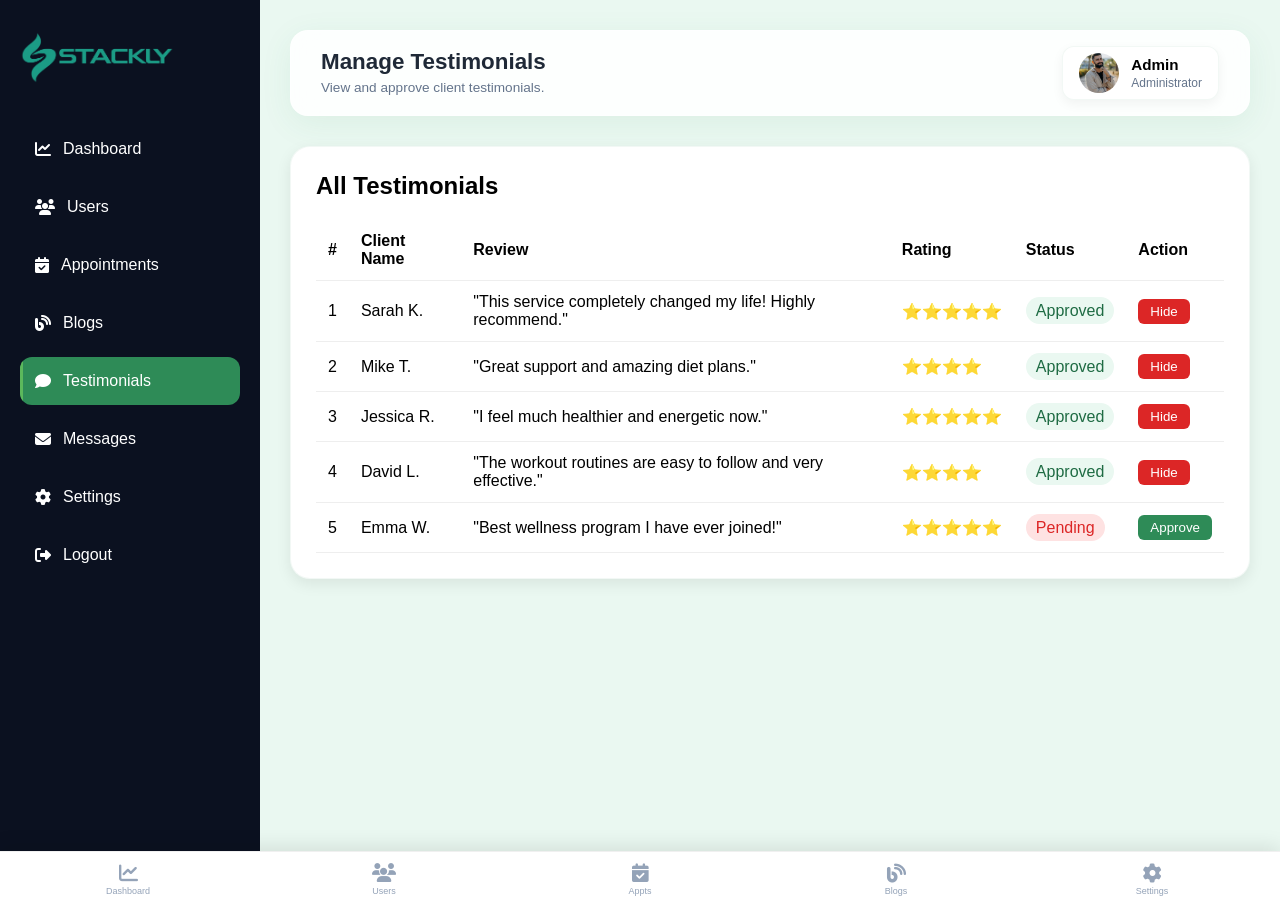
<file: admin-testimonials.html>
<!DOCTYPE html>
<html lang="en">
<head>
<meta charset="UTF-8">
<meta name="viewport" content="width=device-width, initial-scale=1.0">
<title>Manage Testimonials | Stackly</title>

<link rel="stylesheet" href="css/admin-dashboard.css">

<link rel="stylesheet"
href="https://cdnjs.cloudflare.com/ajax/libs/font-awesome/6.5.1/css/all.min.css">
</head>

<body>

<div class="dashboard">

<!-- Sidebar -->

<aside class="sidebar">
<div class="logo">
<a href="index.html"><img src="./assets/logo.webp" alt="Stackly Logo" style="height: 55px; width: auto; vertical-align: middle; filter: brightness(0) invert(50%) sepia(80%) saturate(340%) hue-rotate(120deg) brightness(85%) contrast(110%);"></a>
</div>
<ul>

<li  onclick="location.href='admin-dashboard.html'">
<i class="fas fa-chart-line"></i>
Dashboard
</li>

<li  onclick="location.href='admin-users.html'">
<i class="fas fa-users"></i>
Users
</li>

<li  onclick="location.href='admin-appointments.html'">
<i class="fas fa-calendar-check"></i>
Appointments
</li>

<li  onclick="location.href='admin-blogs.html'">
<i class="fas fa-blog"></i>
Blogs
</li>

<li class="active" onclick="location.href='admin-testimonials.html'">
<i class="fas fa-comment"></i>
Testimonials
</li>

<li  onclick="location.href='admin-messages.html'">
<i class="fas fa-envelope"></i>
Messages
</li>

<li  onclick="location.href='admin-settings.html'">
<i class="fas fa-cog"></i>
Settings
</li>

<li onclick="logout()">
<i class="fas fa-sign-out-alt"></i>
Logout
</li>
</ul>
<button class="close-sidebar" onclick="closeSidebar()"><i class="fas fa-times"></i></button>
</aside>

<div class="sidebar-overlay" id="sidebarOverlay" onclick="closeSidebar()"></div>

<!-- Main -->

<main class="main-content">
<div class="topbar">
<i class="fas fa-bars dashboard-menu-btn" style="display:none; font-size: 24px; color: var(--primary); cursor: pointer; margin-right: 15px;"></i>

<a href="index.html" class="topbar-mobile-logo">
<img src="./assets/logo.webp" alt="Logo" style="height: 40px; width: auto; filter: brightness(0) invert(50%) sepia(80%) saturate(340%) hue-rotate(120deg) brightness(85%) contrast(110%);">
</a>

<div class="topbar-welcome">
<h1>Manage Testimonials</h1>
<p>View and approve client testimonials.</p>
</div>
<div class="admin-profile">
<img src="./assets/about-3.webp">
<div><h4>Admin</h4><p>Administrator</p></div>
</div>
</div>
<div class="table-card">
<h2>All Testimonials</h2>
<table>
<tr><th>#</th><th>Client Name</th><th>Review</th><th>Rating</th><th>Status</th><th>Action</th></tr>
<tr><td>1</td><td>Sarah K.</td><td>"This service completely changed my life! Highly recommend."</td><td>⭐⭐⭐⭐⭐</td><td><span class="active-user">Approved</span></td><td><button style="padding:5px 12px;background:#dc2626;color:white;border:none;border-radius:6px;cursor:pointer;">Hide</button></td></tr>
<tr><td>2</td><td>Mike T.</td><td>"Great support and amazing diet plans."</td><td>⭐⭐⭐⭐</td><td><span class="active-user">Approved</span></td><td><button style="padding:5px 12px;background:#dc2626;color:white;border:none;border-radius:6px;cursor:pointer;">Hide</button></td></tr>
<tr><td>3</td><td>Jessica R.</td><td>"I feel much healthier and energetic now."</td><td>⭐⭐⭐⭐⭐</td><td><span class="active-user">Approved</span></td><td><button style="padding:5px 12px;background:#dc2626;color:white;border:none;border-radius:6px;cursor:pointer;">Hide</button></td></tr>
<tr><td>4</td><td>David L.</td><td>"The workout routines are easy to follow and very effective."</td><td>⭐⭐⭐⭐</td><td><span class="active-user">Approved</span></td><td><button style="padding:5px 12px;background:#dc2626;color:white;border:none;border-radius:6px;cursor:pointer;">Hide</button></td></tr>
<tr><td>5</td><td>Emma W.</td><td>"Best wellness program I have ever joined!"</td><td>⭐⭐⭐⭐⭐</td><td><span class="inactive-user">Pending</span></td><td><button style="padding:5px 12px;background:var(--primary);color:white;border:none;border-radius:6px;cursor:pointer;">Approve</button></td></tr>
</table>
</div>
</main>

</div>

<!-- Mobile Bottom Navigation -->
<nav class="mobile-bottom-nav">
  <a href="admin-dashboard.html"><i class="fas fa-chart-line"></i> Dashboard</a>
  <a href="admin-users.html"><i class="fas fa-users"></i> Users</a>
  <a href="admin-appointments.html"><i class="fas fa-calendar-check"></i> Appts</a>
  <a href="admin-blogs.html"><i class="fas fa-blog"></i> Blogs</a>
  <a href="admin-settings.html"><i class="fas fa-cog"></i> Settings</a>
</nav>

<script src="js/main.js"></script>

</body>
</html>
</file>
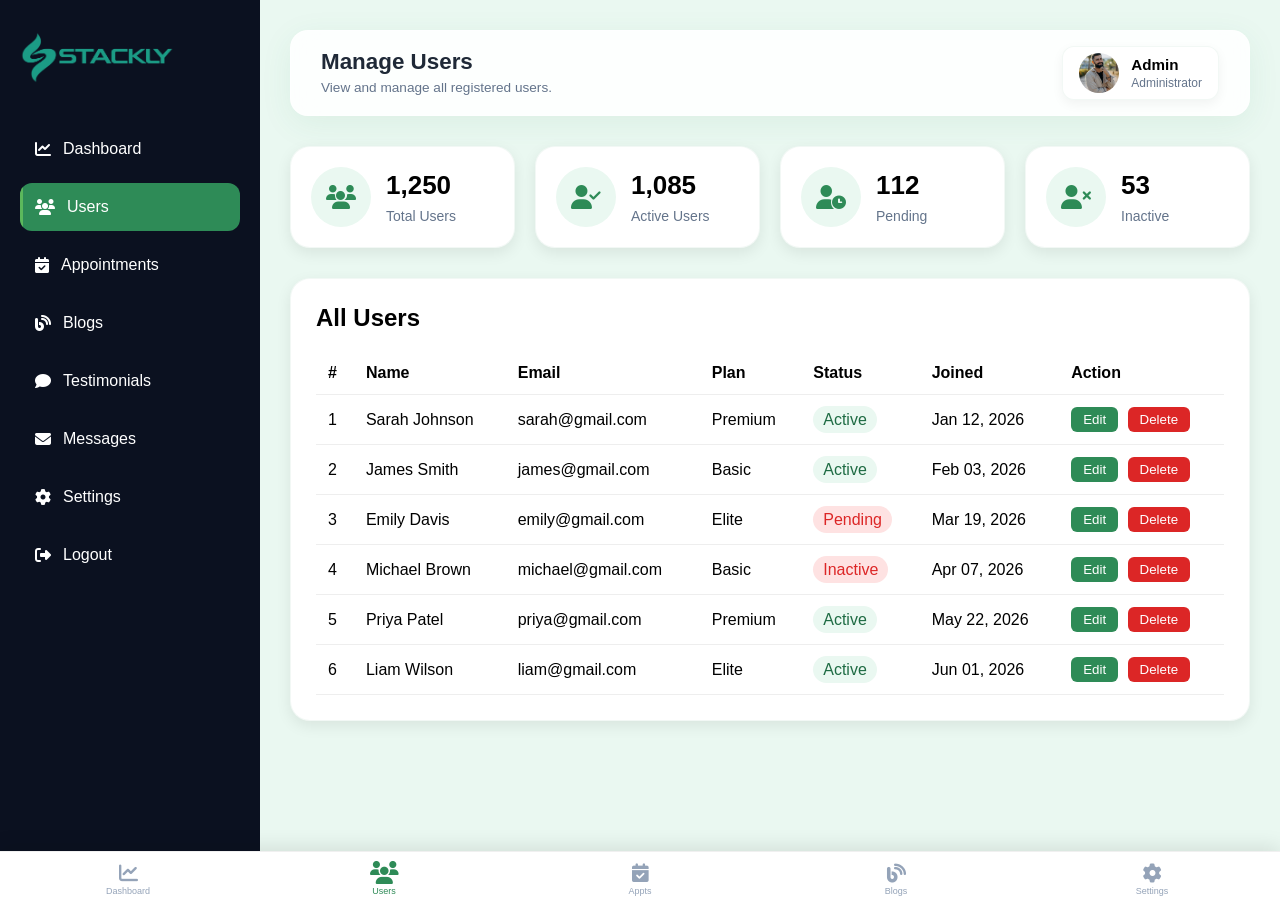
<file: admin-users.html>
<!DOCTYPE html>
<html lang="en">
<head>
<meta charset="UTF-8">
<meta name="viewport" content="width=device-width, initial-scale=1.0">
<title>Manage Users | Stackly</title>

<link rel="stylesheet" href="css/admin-dashboard.css">

<link rel="stylesheet"
href="https://cdnjs.cloudflare.com/ajax/libs/font-awesome/6.5.1/css/all.min.css">
</head>

<body>

<div class="dashboard">

<!-- Sidebar -->

<aside class="sidebar">

<div class="logo">
<a href="index.html"><img src="./assets/logo.webp" alt="Stackly Logo" style="height: 55px; width: auto; vertical-align: middle; filter: brightness(0) invert(50%) sepia(80%) saturate(340%) hue-rotate(120deg) brightness(85%) contrast(110%);"></a>
</div>

<ul>

<li onclick="location.href='admin-dashboard.html'">
<i class="fas fa-chart-line"></i>
Dashboard
</li>

<li class="active" onclick="location.href='admin-users.html'">
<i class="fas fa-users"></i>
Users
</li>

<li onclick="location.href='admin-appointments.html'">
<i class="fas fa-calendar-check"></i>
Appointments
</li>

<li onclick="location.href='admin-blogs.html'">
<i class="fas fa-blog"></i>
Blogs
</li>

<li onclick="location.href='admin-testimonials.html'">
<i class="fas fa-comment"></i>
Testimonials
</li>

<li onclick="location.href='admin-messages.html'">
<i class="fas fa-envelope"></i>
Messages
</li>

<li onclick="location.href='admin-settings.html'">
<i class="fas fa-cog"></i>
Settings
</li>

<li onclick="logout()">
<i class="fas fa-sign-out-alt"></i>
Logout
</li>

</ul>

<button class="close-sidebar" onclick="closeSidebar()"><i class="fas fa-times"></i></button>

</aside>

<div class="sidebar-overlay" id="sidebarOverlay" onclick="closeSidebar()"></div>

<!-- Main -->

<main class="main-content">

<div class="topbar">
<i class="fas fa-bars dashboard-menu-btn" style="display:none; font-size: 24px; color: var(--primary); cursor: pointer; margin-right: 15px;"></i>

<a href="index.html" class="topbar-mobile-logo">
<img src="./assets/logo.webp" alt="Logo" style="height: 40px; width: auto; filter: brightness(0) invert(50%) sepia(80%) saturate(340%) hue-rotate(120deg) brightness(85%) contrast(110%);">
</a>

<div class="topbar-welcome">
<h1>Manage Users</h1>
<p>View and manage all registered users.</p>
</div>

<div class="admin-profile">

<img src="./assets/about-3.webp">

<div>
<h4>Admin</h4>
<p>Administrator</p>
</div>

</div>

</div>

<!-- Stats -->

<div class="stats-grid">

<div class="stat-card">
<div class="icon"><i class="fas fa-users"></i></div>
<h2>1,250</h2>
<p>Total Users</p>
</div>

<div class="stat-card">
<div class="icon"><i class="fas fa-user-check"></i></div>
<h2>1,085</h2>
<p>Active Users</p>
</div>

<div class="stat-card">
<div class="icon"><i class="fas fa-user-clock"></i></div>
<h2>112</h2>
<p>Pending</p>
</div>

<div class="stat-card">
<div class="icon"><i class="fas fa-user-times"></i></div>
<h2>53</h2>
<p>Inactive</p>
</div>

</div>

<!-- Users Table -->

<div class="table-card">

<h2>All Users</h2>

<table>

<tr>
<th>#</th>
<th>Name</th>
<th>Email</th>
<th>Plan</th>
<th>Status</th>
<th>Joined</th>
<th>Action</th>
</tr>

<tr>
<td>1</td>
<td>Sarah Johnson</td>
<td>sarah@gmail.com</td>
<td>Premium</td>
<td><span class="active-user">Active</span></td>
<td>Jan 12, 2026</td>
<td>
<button style="padding:5px 12px;background:var(--primary);color:white;border:none;border-radius:6px;cursor:pointer;margin-right:5px;">Edit</button>
<button style="padding:5px 12px;background:#dc2626;color:white;border:none;border-radius:6px;cursor:pointer;">Delete</button>
</td>
</tr>

<tr>
<td>2</td>
<td>James Smith</td>
<td>james@gmail.com</td>
<td>Basic</td>
<td><span class="active-user">Active</span></td>
<td>Feb 03, 2026</td>
<td>
<button style="padding:5px 12px;background:var(--primary);color:white;border:none;border-radius:6px;cursor:pointer;margin-right:5px;">Edit</button>
<button style="padding:5px 12px;background:#dc2626;color:white;border:none;border-radius:6px;cursor:pointer;">Delete</button>
</td>
</tr>

<tr>
<td>3</td>
<td>Emily Davis</td>
<td>emily@gmail.com</td>
<td>Elite</td>
<td><span class="inactive-user">Pending</span></td>
<td>Mar 19, 2026</td>
<td>
<button style="padding:5px 12px;background:var(--primary);color:white;border:none;border-radius:6px;cursor:pointer;margin-right:5px;">Edit</button>
<button style="padding:5px 12px;background:#dc2626;color:white;border:none;border-radius:6px;cursor:pointer;">Delete</button>
</td>
</tr>

<tr>
<td>4</td>
<td>Michael Brown</td>
<td>michael@gmail.com</td>
<td>Basic</td>
<td><span class="inactive-user">Inactive</span></td>
<td>Apr 07, 2026</td>
<td>
<button style="padding:5px 12px;background:var(--primary);color:white;border:none;border-radius:6px;cursor:pointer;margin-right:5px;">Edit</button>
<button style="padding:5px 12px;background:#dc2626;color:white;border:none;border-radius:6px;cursor:pointer;">Delete</button>
</td>
</tr>

<tr>
<td>5</td>
<td>Priya Patel</td>
<td>priya@gmail.com</td>
<td>Premium</td>
<td><span class="active-user">Active</span></td>
<td>May 22, 2026</td>
<td>
<button style="padding:5px 12px;background:var(--primary);color:white;border:none;border-radius:6px;cursor:pointer;margin-right:5px;">Edit</button>
<button style="padding:5px 12px;background:#dc2626;color:white;border:none;border-radius:6px;cursor:pointer;">Delete</button>
</td>
</tr>

<tr>
<td>6</td>
<td>Liam Wilson</td>
<td>liam@gmail.com</td>
<td>Elite</td>
<td><span class="active-user">Active</span></td>
<td>Jun 01, 2026</td>
<td>
<button style="padding:5px 12px;background:var(--primary);color:white;border:none;border-radius:6px;cursor:pointer;margin-right:5px;">Edit</button>
<button style="padding:5px 12px;background:#dc2626;color:white;border:none;border-radius:6px;cursor:pointer;">Delete</button>
</td>
</tr>

</table>

</div>

</main>

</div>

<!-- Mobile Bottom Navigation -->
<nav class="mobile-bottom-nav">
  <a href="admin-dashboard.html"><i class="fas fa-chart-line"></i> Dashboard</a>
  <a href="admin-users.html" class="active"><i class="fas fa-users"></i> Users</a>
  <a href="admin-appointments.html"><i class="fas fa-calendar-check"></i> Appts</a>
  <a href="admin-blogs.html"><i class="fas fa-blog"></i> Blogs</a>
  <a href="admin-settings.html"><i class="fas fa-cog"></i> Settings</a>
</nav>

<script src="js/main.js"></script>

</body>
</html>
</file>
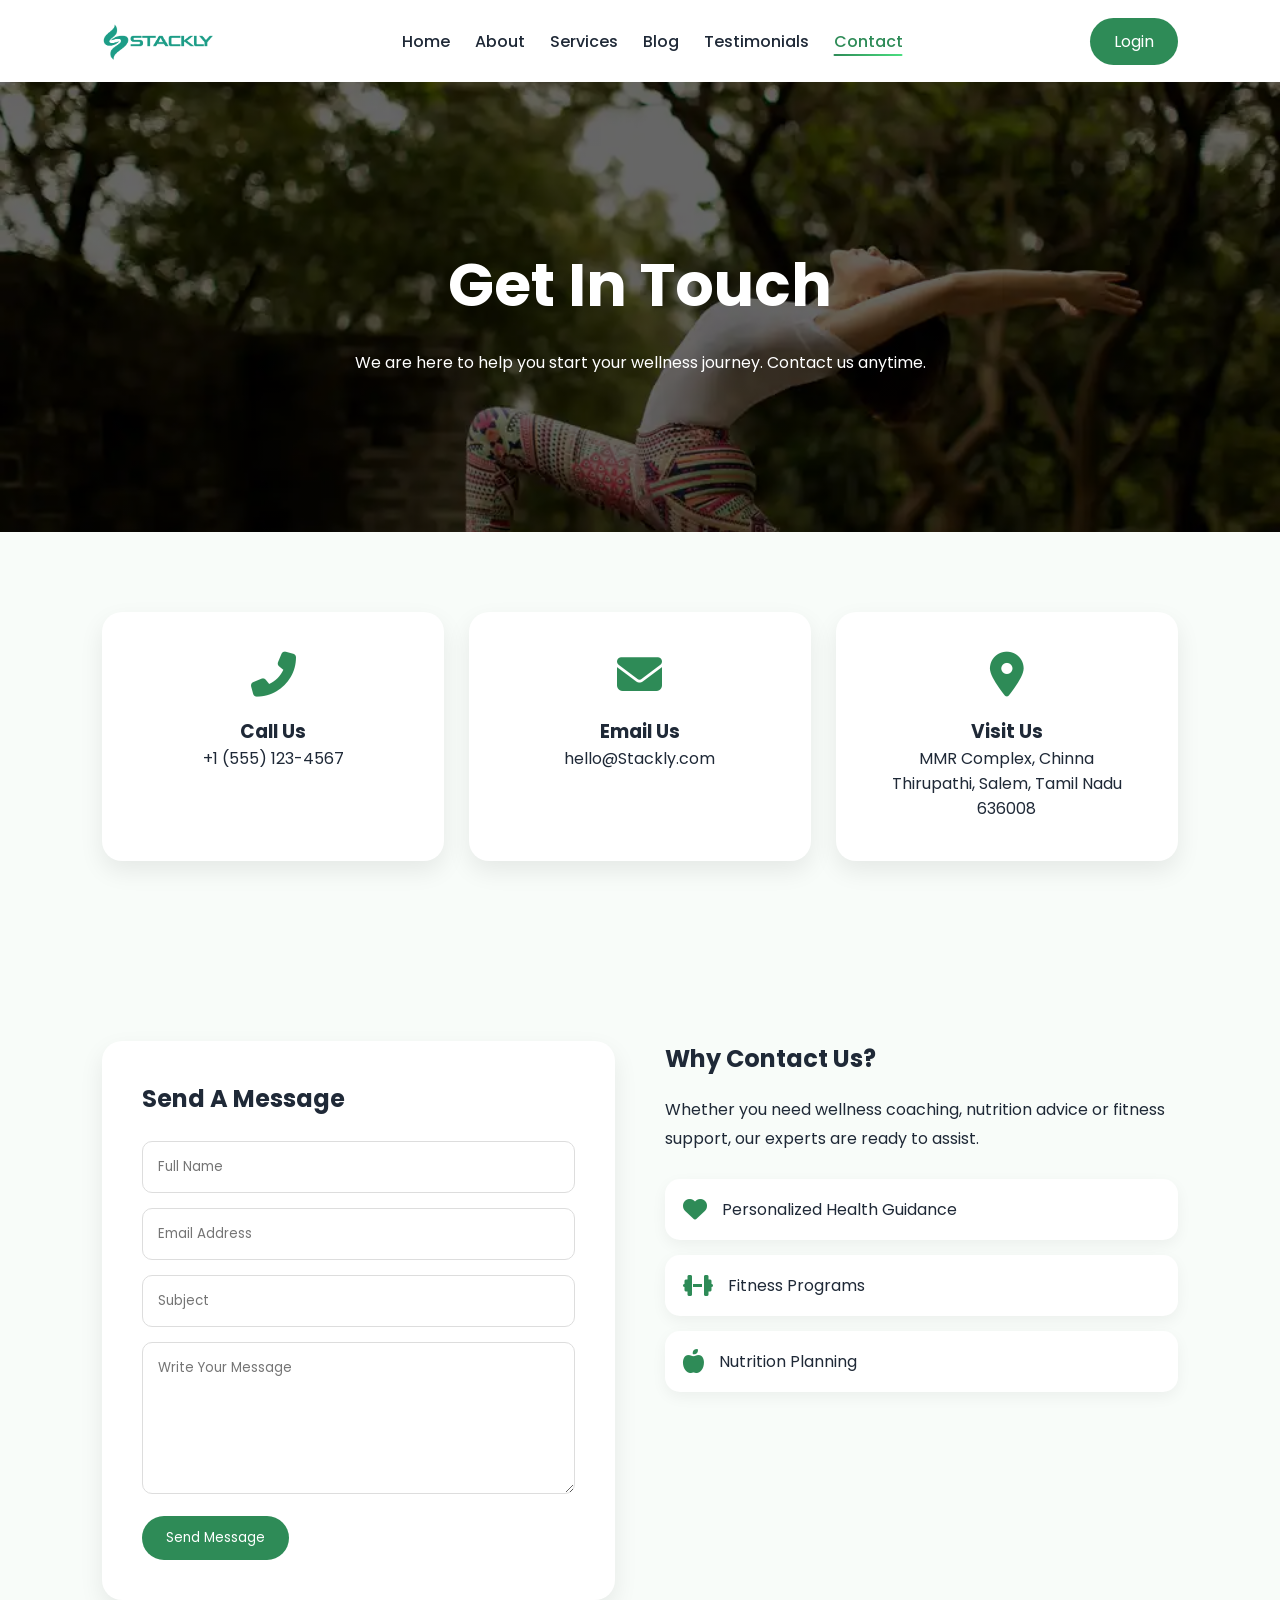
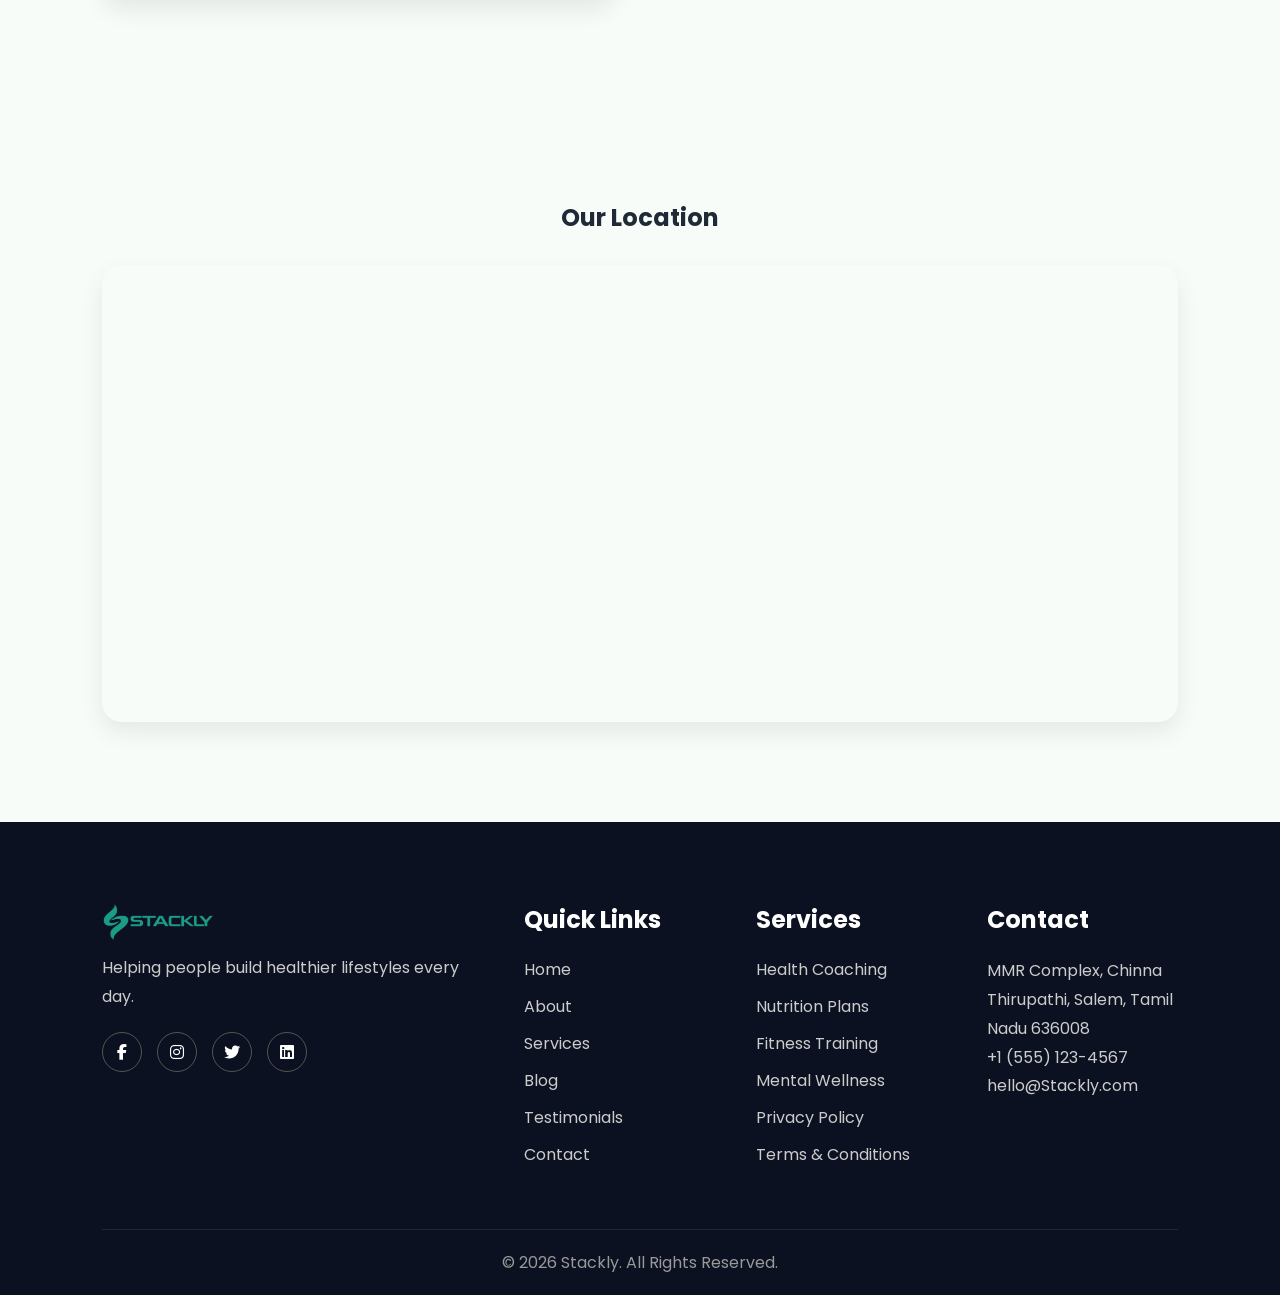
<file: contact.html>
<!DOCTYPE html>
<html lang="en">
<head>
<meta charset="UTF-8">
<meta name="viewport" content="width=device-width, initial-scale=1.0">
<title>Contact Us | Stackly</title>

<link rel="stylesheet" href="css/contact.css">
<link rel="stylesheet" href="css/animations.css">

<link rel="stylesheet"
href="https://cdnjs.cloudflare.com/ajax/libs/font-awesome/6.5.1/css/all.min.css">
</head>

<body>

<div id="scroll-progress"></div>
<div id="cursor-spotlight"></div>
<div id="page-loader">
  <div class="loader-logo"><img src="./assets/logo.webp" alt="Stackly"></div>
  <div class="loader-bar-wrap"><div class="loader-bar"></div></div>
</div>

<header>

<nav class="navbar">

<div class="logo">
<a href="index.html"><img src="./assets/logo.webp" alt="Stackly Logo" style="height: 40px; width: auto; vertical-align: middle; filter: brightness(0) invert(50%) sepia(80%) saturate(340%) hue-rotate(120deg) brightness(85%) contrast(110%);"></a>
</div>

<div class="menu-toggle"><i class="fas fa-bars"></i></div>
<ul class="nav-links">
<li><a href="index.html">Home</a></li>
<li><a href="about.html">About</a></li>
<li><a href="services.html">Services</a></li>
<li><a href="blog.html">Blog</a></li>
<li><a href="testimonials.html">Testimonials</a></li>
<li><a href="contact.html" class="active">Contact</a></li>
</ul>

<div class="nav-btns">
<a href="login.html" class="btn primary">Login</a>
</div>

</nav>

</header>

<!-- HERO -->

<section class="hero">

<div class="hero-content">

<h1>Get In Touch</h1>

<p>
We are here to help you start your wellness journey.
Contact us anytime.
</p>

</div>

</section>

<!-- CONTACT CARDS -->

<section class="contact-cards">

<div class="contact-card">
<i class="fas fa-phone-alt"></i>
<h3>Call Us</h3>
<p>+1 (555) 123-4567</p>
</div>

<div class="contact-card">
<i class="fas fa-envelope"></i>
<h3>Email Us</h3>
<p>hello@Stackly.com</p>
</div>

<div class="contact-card">
<i class="fas fa-location-dot"></i>
<h3>Visit Us</h3>
<p>MMR Complex, Chinna Thirupathi, Salem, Tamil Nadu 636008</p>
</div>

</section>

<!-- CONTACT FORM -->

<section class="contact-section">

<div class="contact-form">

<h2>Send A Message</h2>

<form>

<input type="text" placeholder="Full Name" required>

<input type="email" placeholder="Email Address" required>

<input type="text" placeholder="Subject">

<textarea rows="6"
placeholder="Write Your Message"></textarea>

<button type="submit" class="btn primary">
Send Message
</button>

</form>

</div>

<div class="contact-info">

<h2>Why Contact Us?</h2>

<p>
Whether you need wellness coaching,
nutrition advice or fitness support,
our experts are ready to assist.
</p>

<div class="info-box">
<i class="fas fa-heart"></i>
<span>Personalized Health Guidance</span>
</div>

<div class="info-box">
<i class="fas fa-dumbbell"></i>
<span>Fitness Programs</span>
</div>

<div class="info-box">
<i class="fas fa-apple-whole"></i>
<span>Nutrition Planning</span>
</div>

</div>

</section>

<!-- MAP -->

<section class="map-section">

<h2>Our Location</h2>

<div class="map-container">

<iframe
src="https://www.google.com/maps?q=Salem,TamilNadu&output=embed">
</iframe>

</div>

</section>

<!-- FOOTER -->

<footer>

<div class="footer-container">

<div class="footer-box">
<a href="index.html"><img src="./assets/logo.webp" alt="Stackly Logo" style="height: 40px; width: auto; vertical-align: middle; filter: brightness(0) invert(50%) sepia(80%) saturate(340%) hue-rotate(120deg) brightness(85%) contrast(110%);"></a>

<p>
Helping people build healthier lifestyles every day.
</p>

<div class="socials">
<a href="404.html"><i class="fab fa-facebook-f"></i></a>
<a href="404.html"><i class="fab fa-instagram"></i></a>
<a href="404.html"><i class="fab fa-twitter"></i></a>
<a href="404.html"><i class="fab fa-linkedin"></i></a>
</div>
</div>

<div class="footer-box">
<h2>Quick Links</h2>
<a href="index.html">Home</a>
<a href="about.html">About</a>
<a href="services.html">Services</a>
<a href="blog.html">Blog</a>
<a href="testimonials.html">Testimonials</a>
<a href="contact.html">Contact</a>
</div>

<div class="footer-box">
<h2>Services</h2>
<a href="404.html">Health Coaching</a>
<a href="404.html">Nutrition Plans</a>
<a href="404.html">Fitness Training</a>
<a href="404.html">Mental Wellness</a>
<a href="404.html">Privacy Policy</a>
<a href="404.html">Terms & Conditions</a>
</div>

<div class="footer-box">
<h2>Contact</h2>
<p>MMR Complex, Chinna Thirupathi, Salem, Tamil Nadu 636008</p>
<p>+1 (555) 123-4567</p>
<p>hello@Stackly.com</p>
</div>

</div>

<div class="copyright">
© 2026 Stackly. All Rights Reserved.
</div>

</footer>

<script src="js/main.js"></script>
<script src="js/animations.js"></script>

</body>
</html>
</file>
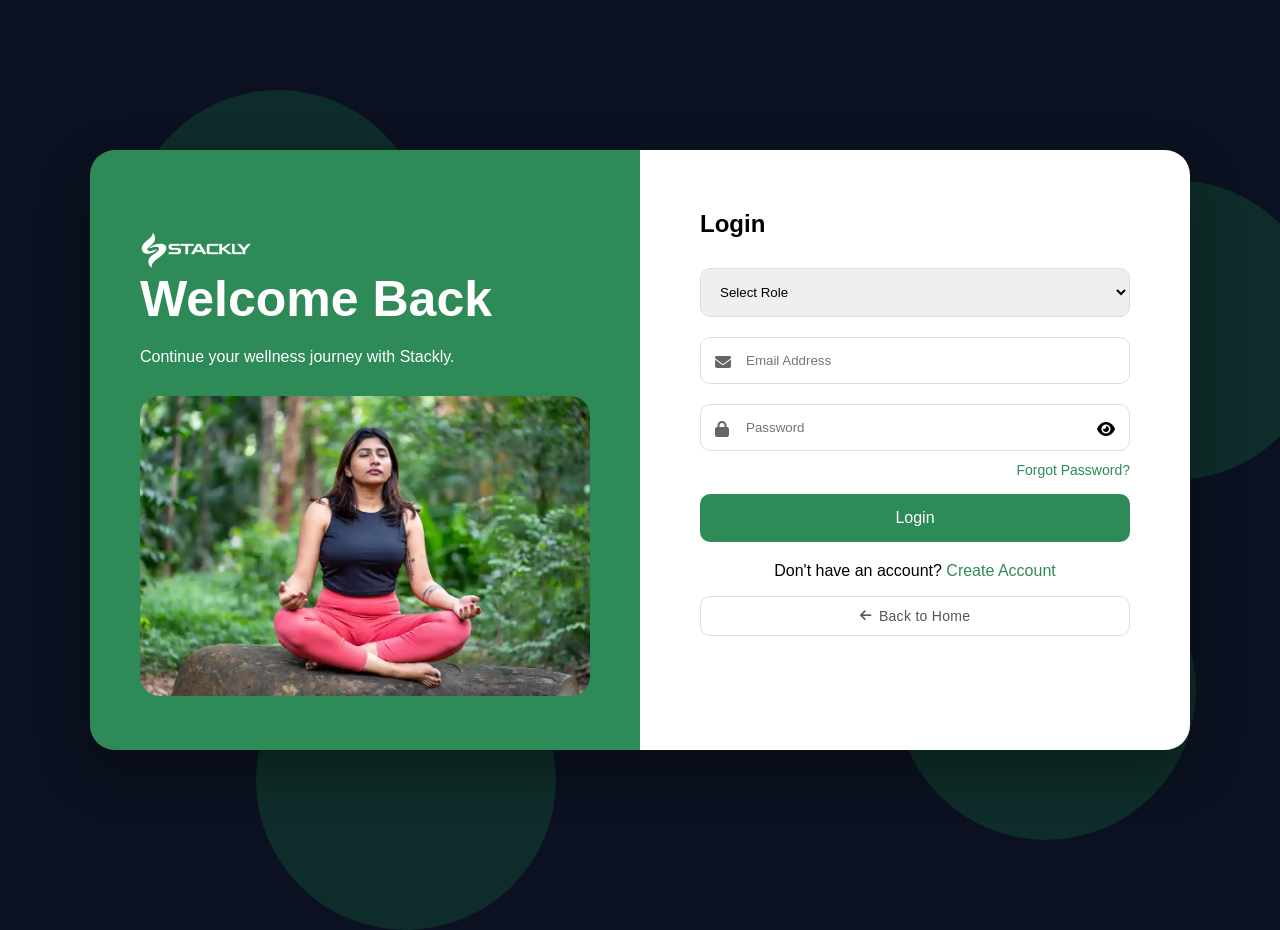
<file: login.html>
<!DOCTYPE html>
<html lang="en">

<head>
    <meta charset="UTF-8">
    <meta name="viewport" content="width=device-width, initial-scale=1.0">
    <title>Login | Stackly</title>

    <link rel="stylesheet" href="css/login.css">

    <link rel="stylesheet" href="https://cdnjs.cloudflare.com/ajax/libs/font-awesome/6.5.1/css/all.min.css">
</head>

<body>
    <div class="bg-animation">
        <span></span>
        <span></span>
        <span></span>
        <span></span>
        <span></span>
    </div>

    <div class="login-container">

        <div class="login-left">
            <a href="index.html"><img src="./assets/logo.webp" alt="Stackly Logo"
                    style="height: 40px; width: auto; vertical-align: middle; filter: brightness(0) invert(1);"></a>

            <h1>Welcome Back</h1>

            <p>
                Continue your wellness journey with Stackly.
            </p>

            <img src="./assets/login.webp" alt="health">

        </div>

        <div class="login-right">

            <form id="loginForm">

                <h2>Login</h2>
                <select id="role" required>

                    <option value="">Select Role</option>

                    <option value="user">User</option>

                    <option value="admin">Admin</option>

                </select>

                <div class="input-group">
                    <i class="fas fa-envelope"></i>
                    <input type="email" placeholder="Email Address" required>
                </div>

                <div class="input-group">
                    <i class="fas fa-lock"></i>

                    <input type="password" id="loginPassword" placeholder="Password" required>

                    <i class="fas fa-eye toggle-password" onclick="toggleLoginPassword()">
                    </i>

                </div>

                <div class="forget-password" style="text-align:right; margin-bottom:15px; margin-top:-10px;">
                    <a href="404.html"
                        style="color:var(--primary); text-decoration:none; font-size:14px; font-weight:500;">Forgot
                        Password?</a>
                </div>

                <button type="submit">
                    Login
                </button>

                <p class="bottom-text">
                    Don't have an account?
                    <a href="signup.html">Create Account</a>
                </p>

                <a href="index.html" class="back-home-btn" id="backHomeBtn">
                    <i class="fas fa-arrow-left"></i> Back to Home
                </a>

            </form>

        </div>

    </div>

    <script src="js/main.js"></script>

</body>

</html>
</file>
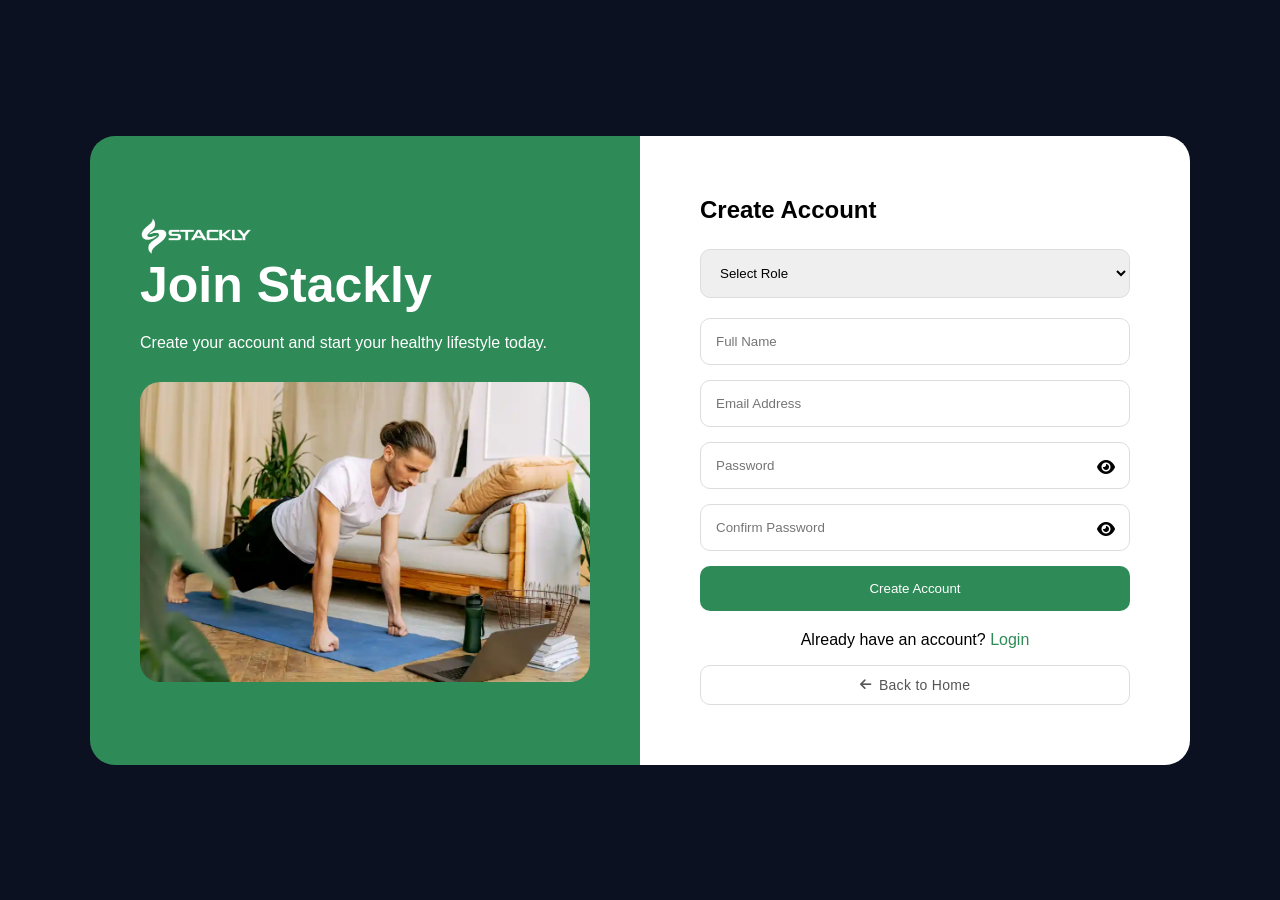
<file: signup.html>
<!DOCTYPE html>
<html lang="en">
<head>
<meta charset="UTF-8">
<meta name="viewport" content="width=device-width, initial-scale=1.0">
<title>Sign Up | Stackly</title>

<link rel="stylesheet" href="css/signup.css">

<link rel="stylesheet"
href="https://cdnjs.cloudflare.com/ajax/libs/font-awesome/6.5.1/css/all.min.css">
</head>

<body>

<div class="bg-animation">
<span></span>
<span></span>
<span></span>
<span></span>
<span></span>
</div>

<div class="signup-container">

<div class="signup-left">

<a href="index.html"><img src="./assets/logo.webp" alt="Stackly Logo" style="height: 40px; width: auto; vertical-align: middle; filter: brightness(0) invert(1);"></a>
<h1>Join Stackly</h1>

<p>
Create your account and start your healthy lifestyle today.
</p>

<img src="./assets/signup.webp"
alt="health">

</div>

<div class="signup-right">

<form id="signupForm">

<h2>Create Account</h2>


<select id="role" required>

<option value="">Select Role</option>

<option value="user">User</option>

<option value="admin">Admin</option>

</select>

<input
type="text"
placeholder="Full Name"
required>

<input
type="email"
placeholder="Email Address"
required>

<div class="password-box">
    

<input
type="password"
id="signupPassword"
placeholder="Password"
required>

<i
class="fas fa-eye"
onclick="toggleSignupPassword()">
</i>

</div>

<div class="password-box">

<input
type="password"
id="confirmPassword"
placeholder="Confirm Password"
required>

<i
class="fas fa-eye"
onclick="toggleConfirmPassword()">
</i>

</div>

<button type="submit">
Create Account
</button>

<p class="bottom-text">
Already have an account?
<a href="login.html">Login</a>
</p>

<a href="index.html" class="back-home-btn" id="backHomeBtn">
    <i class="fas fa-arrow-left"></i> Back to Home
</a>

</form>

</div>

</div>

<script src="js/main.js"></script>

</body>
</html>
</file>
<file: css/admin-dashboard.css>
:root{
  --primary:#2E8B57;
  --primary-dark:#1E6B43;
  --primary-light:#EAF8F1;
  --background:#F8FCF9;
  --text:#1F2937;
}

*{
margin:0;
padding:0;
box-sizing:border-box;
font-family:Poppins,sans-serif;
}

body{
background:var(--primary-light);
}

.dashboard{
display:flex;
min-height:100vh;
}

/* ========================
   Sidebar
======================== */

.sidebar{
width:260px;
background:#0B1120;
color:white;
padding:30px 20px;
position:fixed;
height:100vh;
overflow-y:auto;
}

.logo{
font-size:28px;
font-weight:700;
margin-bottom:40px;
color:var(--primary);
}

.logo img {
filter: brightness(0) invert(1);
}

.logo i{
margin-right:10px;
}

.sidebar ul{
list-style:none;
}

.sidebar ul li{
display:flex;
align-items:center;
padding:15px;
margin-bottom:10px;
border-radius:12px;
cursor:pointer;
transition:.3s;
}

.sidebar ul li:hover,
.sidebar ul li.active {
background: var(--primary);
}

.sidebar ul li i{
margin-right:12px;
}

/* Mobile-only elements — hidden by default on desktop */
.close-sidebar { display: none; }
.sidebar-overlay { display: none; }
.mobile-bottom-nav { display: none; }

/* ========================
   Main Content
======================== */

.main-content{
margin-left:260px;
padding:30px;
width:100%;
}

.topbar{
display:flex;
justify-content:space-between;
align-items:center;
margin-bottom:30px;
padding: 15px 30px;
}

.topbar-mobile-logo {
  display: none;
}

.topbar-welcome {
  display: flex;
  flex-direction: column;
  justify-content: center;
}

.topbar-welcome h1 {
  font-size: 1.4rem;
  font-weight: 600;
  color: var(--text);
  margin: 0;
  line-height: 1.2;
}

.topbar-welcome p {
  font-size: 0.85rem;
  color: #64748b;
  margin: 4px 0 0 0;
  line-height: 1.2;
}

.admin-profile{
display:flex;
align-items:center;
gap:12px;
background:white;
padding:6px 16px;
border-radius:12px;
box-shadow:0 4px 12px rgba(0,0,0,.05);
border: 1px solid rgba(46,139,87,0.06);
margin: 0;
}

.admin-profile img{
width:40px;
height:40px;
border-radius:50%;
object-fit: cover;
}

.admin-profile div {
  display: flex;
  flex-direction: column;
  justify-content: center;
}

.admin-profile div h4 {
  margin: 0;
  font-size: 0.95rem;
  font-weight: 600;
  line-height: 1.2;
}

.admin-profile div p {
  margin: 2px 0 0 0;
  font-size: 0.75rem;
  color: #64748b;
  line-height: 1.2;
}

/* ========================
   Stats
======================== */

.stats-grid{
display:grid;
grid-template-columns:repeat(4,1fr);
gap:20px;
margin-bottom:30px;
}

.stat-card{
background:white;
padding:20px;
border-radius:20px;
box-shadow:0 5px 15px rgba(0,0,0,.08);
transition:.3s;
display: grid;
grid-template-columns: 60px 1fr;
grid-template-rows: auto auto;
grid-template-areas:
    "icon num"
    "icon txt";
align-items: center;
gap: 0 15px;
}

.stat-card:hover{
transform:translateY(-8px);
}

.icon{
grid-area: icon;
width:60px;
height:60px;
background:var(--primary-light);
border-radius:50%;
display:flex;
justify-content:center;
align-items:center;
font-size:24px;
color:var(--primary);
margin-bottom:0;
}

.stat-card h2{
grid-area: num;
font-size:26px;
margin-bottom:2px;
}

.stat-card p{
grid-area: txt;
margin: 0;
font-size: 0.875rem;
color: #64748b;
}

/* ========================
   Chart — Professional Revenue Analytics
======================== */

.chart-section{
  background: white;
  padding: 28px 30px 24px;
  border-radius: 20px;
  box-shadow: 0 5px 15px rgba(0,0,0,.08);
  margin-bottom: 30px;
  border: 1px solid rgba(46,139,87,0.05);
}

/* -- Chart Header -- */
.chart-header {
  display: flex;
  justify-content: space-between;
  align-items: flex-start;
  margin-bottom: 28px;
  flex-wrap: wrap;
  gap: 16px;
  max-width: 800px;
  margin: 0 auto 28px;
}

.chart-title-group h2 {
  font-size: 1.25rem;
  font-weight: 700;
  color: var(--text);
  margin: 0 0 4px 0;
}

.chart-subtitle {
  font-size: 0.82rem;
  color: #94a3b8;
  margin: 0;
  font-weight: 400;
}

.chart-summary {
  display: flex;
  align-items: center;
  gap: 20px;
  flex-wrap: wrap;
}

.chart-stat {
  display: flex;
  flex-direction: column;
  align-items: flex-end;
}

.chart-stat-value {
  font-size: 1.15rem;
  font-weight: 700;
  color: var(--text);
  line-height: 1.2;
}

.chart-stat-value.trend-up {
  color: #16a34a;
}

.chart-stat-value.trend-up i {
  font-size: 0.7rem;
  margin-right: 3px;
}

.chart-stat-label {
  font-size: 0.72rem;
  color: #94a3b8;
  margin-top: 2px;
  text-transform: uppercase;
  letter-spacing: 0.3px;
}

.chart-period-badge {
  display: inline-flex;
  align-items: center;
  gap: 6px;
  background: var(--primary-light);
  color: var(--primary-dark);
  padding: 6px 14px;
  border-radius: 20px;
  font-size: 0.78rem;
  font-weight: 500;
  border: 1px solid rgba(46,139,87,0.12);
}

.chart-period-badge i {
  font-size: 0.72rem;
}

/* -- Chart Body -- */
.chart-body {
  display: flex;
  align-items: stretch;
  gap: 0;
  max-width: 800px;
  margin: 0 auto;
}

.chart-y-axis {
  display: flex;
  flex-direction: column;
  justify-content: space-between;
  padding: 0 14px 28px 0;
  min-width: 40px;
  text-align: right;
}

.chart-y-axis span {
  font-size: 0.7rem;
  font-weight: 500;
  color: #94a3b8;
  line-height: 1;
}

.chart-area {
  flex: 1;
  position: relative;
  height: 240px;
  border-left: 1.5px solid #e2e8f0;
  border-bottom: 1.5px solid #e2e8f0;
}

/* -- Grid Lines -- */
.chart-grid-lines {
  position: absolute;
  inset: 0;
  display: flex;
  flex-direction: column;
  justify-content: space-between;
  pointer-events: none;
  padding-bottom: 28px;
}

.grid-line {
  width: 100%;
  height: 1px;
  background: repeating-linear-gradient(90deg, #e2e8f0 0, #e2e8f0 6px, transparent 6px, transparent 12px);
}

/* -- Bars Container -- */
.chart-bars {
  position: absolute;
  inset: 0;
  display: flex;
  align-items: flex-end;
  padding: 0 12px 28px 12px;
  gap: 8px;
}

/* -- Bar Group -- */
.bar-group {
  flex: 1;
  display: flex;
  flex-direction: column;
  align-items: center;
  position: relative;
}

.bar-label {
  font-size: 0.72rem;
  font-weight: 600;
  color: #64748b;
  margin-top: 8px;
  text-transform: uppercase;
  letter-spacing: 0.3px;
}

/* -- Individual Bar -- */
.bar {
  width: 100%;
  max-width: 52px;
  background: linear-gradient(180deg, var(--primary) 0%, var(--primary-dark) 100%);
  border-radius: 8px 8px 3px 3px;
  height: 70px;
  position: relative;
  cursor: pointer;
  transition: filter 0.3s ease, transform 0.3s ease, box-shadow 0.3s ease;
  box-shadow: 0 2px 8px rgba(46,139,87,0.10);
}

.bar:hover {
  filter: brightness(1.12);
  transform: scaleY(1.04);
  transform-origin: bottom;
  box-shadow: 0 6px 20px rgba(46,139,87,0.25);
}

.b2 { height: 130px; }
.b3 { height: 95px;  }
.b4 { height: 185px; }
.b5 { height: 148px; }
.b6 { height: 208px; }

/* -- Tooltip -- */
.bar-tooltip {
  position: absolute;
  bottom: calc(100% + 0px);
  left: 50%;
  transform: translateX(-50%) translateY(-4px);
  background: #0f172a;
  color: white;
  padding: 5px 10px;
  border-radius: 6px;
  font-size: 0.72rem;
  font-weight: 600;
  white-space: nowrap;
  opacity: 0;
  pointer-events: none;
  transition: opacity 0.25s ease, transform 0.25s ease;
  z-index: 10;
  box-shadow: 0 4px 12px rgba(0,0,0,0.20);
}

.bar-tooltip::after {
  content: '';
  position: absolute;
  top: 100%;
  left: 50%;
  transform: translateX(-50%);
  border: 5px solid transparent;
  border-top-color: #0f172a;
}

.bar-group:hover .bar-tooltip {
  opacity: 1;
  transform: translateX(-50%) translateY(-8px);
}

/* -- Legend -- */
.chart-legend {
  display: flex;
  align-items: center;
  gap: 24px;
  margin-top: 18px;
  padding-top: 16px;
  border-top: 1px solid #f1f5f9;
  max-width: 800px;
  margin: 18px auto 0;
  padding-left: 54px;
}

.legend-item {
  display: flex;
  align-items: center;
  gap: 8px;
  font-size: 0.78rem;
  color: #64748b;
  font-weight: 500;
}

.legend-dot {
  width: 10px;
  height: 10px;
  border-radius: 3px;
  background: linear-gradient(135deg, var(--primary), var(--primary-dark));
  flex-shrink: 0;
}

.legend-line {
  width: 18px;
  height: 2px;
  background: #94a3b8;
  border-radius: 1px;
  flex-shrink: 0;
  position: relative;
}

.legend-line::before {
  content: '';
  position: absolute;
  width: 6px;
  height: 6px;
  border-radius: 50%;
  background: #94a3b8;
  top: 50%;
  left: 50%;
  transform: translate(-50%, -50%);
}

/* ========================
   Content Grid
======================== */

.content-grid{
display:grid;
grid-template-columns:2fr 1fr;
gap:20px;
margin-bottom:30px;
}

.table-card,
.notification-card,
.activity-card{
background:white;
padding:25px;
border-radius:20px;
box-shadow:0 5px 15px rgba(0,0,0,.08);
}

table{
width:100%;
margin-top:20px;
border-collapse:collapse;
}

table th,
table td{
padding:12px;
text-align:left;
border-bottom:1px solid #eee;
}

.active-user{
background:var(--primary-light);
color:var(--primary-dark);
padding:5px 10px;
border-radius:20px;
}

.inactive-user{
background:#fee2e2;
color:#dc2626;
padding:5px 10px;
border-radius:20px;
}

.notify{
background:var(--background);
padding:12px;
border-radius:10px;
margin-top:12px;
}

.activity-card ul{
margin-top:20px;
padding-left:20px;
}

.activity-card li{
margin-bottom:15px;
}

/* ========================
   Ripple
======================== */

button{
position:relative;
overflow:hidden;
}

.ripple{
position:absolute;
width:20px;
height:20px;
background:rgba(255,255,255,.5);
border-radius:50%;
transform:scale(0);
animation:ripple .6s linear;
}

@keyframes ripple{
to{
transform:scale(15);
opacity:0;
}
}

/* ========================
   Scroll Reveal
======================== */

.reveal{
opacity:0;
transform:translateY(50px);
transition:1s;
}

.reveal.active{
opacity:1;
transform:translateY(0);
}

/* ========================
   Back To Top
======================== */

.top-btn{
position:fixed;
right:20px;
bottom:20px;
width:50px;
height:50px;
border:none;
border-radius:50%;
background:var(--primary);
color:white;
font-size:22px;
cursor:pointer;
display:none;
z-index:9999;
box-shadow:0 10px 25px rgba(0,0,0,.2);
}

/* ========================
   PREMIUM ANIMATION SUITE
======================== */

/* ---- Page Entrance ---- */
@keyframes pageFadeIn {
  from { opacity: 0; }
  to   { opacity: 1; }
}
.main-content {
  animation: pageFadeIn 0.6s ease forwards;
}

/* ---- Core Keyframes ---- */
@keyframes slideInLeft {
  from { transform: translateX(-60px); opacity: 0; }
  to   { transform: translateX(0);    opacity: 1; }
}

@keyframes fadeUp {
  from { transform: translateY(40px) scale(0.97); opacity: 0; }
  to   { transform: translateY(0)    scale(1);    opacity: 1; }
}

@keyframes springPop {
  0%   { transform: scale(0.85); opacity: 0; }
  60%  { transform: scale(1.04); opacity: 1; }
  100% { transform: scale(1);    opacity: 1; }
}

@keyframes shimmer {
  0%   { background-position: -200% center; }
  100% { background-position:  200% center; }
}

@keyframes chartGrow {
  from { transform: scaleY(0); opacity: 0; }
  to   { transform: scaleY(1); opacity: 1; }
}

@keyframes iconFloat {
  0%, 100% { transform: translateY(0); }
  50%       { transform: translateY(-6px); }
}

@keyframes glowPulse {
  0%, 100% { box-shadow: 0 5px 15px rgba(46,139,87,0.08); }
  50%       { box-shadow: 0 10px 35px rgba(46,139,87,0.28); }
}

@keyframes notifySlideIn {
  from { transform: translateX(30px); opacity: 0; }
  to   { transform: translateX(0);    opacity: 1; }
}

@keyframes listItemReveal {
  from { transform: translateX(-20px); opacity: 0; }
  to   { transform: translateX(0);     opacity: 1; }
}

/* ---- Sidebar: Staggered Slide-In ---- */
.sidebar {
  animation: slideInLeft 0.5s ease forwards;
}

.sidebar ul li {
  animation: slideInLeft 0.45s cubic-bezier(0.22, 1, 0.36, 1) both;
  opacity: 0;
  position: relative;
  overflow: hidden;
}
.sidebar ul li:nth-child(1) { animation-delay: 0.10s; }
.sidebar ul li:nth-child(2) { animation-delay: 0.18s; }
.sidebar ul li:nth-child(3) { animation-delay: 0.26s; }
.sidebar ul li:nth-child(4) { animation-delay: 0.34s; }
.sidebar ul li:nth-child(5) { animation-delay: 0.42s; }
.sidebar ul li:nth-child(6) { animation-delay: 0.50s; }
.sidebar ul li:nth-child(7) { animation-delay: 0.58s; }
.sidebar ul li:nth-child(8) { animation-delay: 0.66s; }

/* Floating icon on active/hovered sidebar item */
.sidebar ul li.active i,
.sidebar ul li:hover i {
  animation: iconFloat 1.8s ease-in-out infinite;
}

/* Slide indicator bar */
.sidebar ul li::after {
  content: '';
  position: absolute;
  left: 0; top: 0; bottom: 0;
  width: 3px;
  background: #5cb85c;
  transform: scaleY(0);
  transform-origin: bottom;
  transition: transform 0.3s ease;
  border-radius: 0 3px 3px 0;
}
.sidebar ul li:hover::after,
.sidebar ul li.active::after {
  transform: scaleY(1);
}

/* ---- Topbar: Glassmorphism + Fade ---- */
.topbar {
  animation: fadeUp 0.6s ease 0.15s both;
  background: rgba(255, 255, 255, 0.88) !important;
  backdrop-filter: blur(14px);
  -webkit-backdrop-filter: blur(14px);
  border-radius: 18px;
  border: 1px solid rgba(255,255,255,0.6);
  box-shadow: 0 8px 32px rgba(46,139,87,0.08) !important;
}

/* ---- Admin Profile glow on hover ---- */
.admin-profile {
  transition: box-shadow 0.3s ease, transform 0.3s ease;
}
.admin-profile:hover {
  transform: translateY(-2px);
  box-shadow: 0 8px 25px rgba(46,139,87,0.20) !important;
}

/* ---- Stat Cards: Spring + Shimmer ---- */
.stats-grid {
  animation: fadeUp 0.7s ease 0.35s both;
}

.stat-card {
  animation: springPop 0.6s cubic-bezier(0.22, 1, 0.36, 1) both;
  border: 1px solid rgba(46,139,87,0.06);
  position: relative;
  overflow: hidden;
  transition: all 0.4s cubic-bezier(0.175, 0.885, 0.32, 1.275) !important;
}
.stat-card:nth-child(1) { animation-delay: 0.40s; }
.stat-card:nth-child(2) { animation-delay: 0.52s; }
.stat-card:nth-child(3) { animation-delay: 0.64s; }
.stat-card:nth-child(4) { animation-delay: 0.76s; }

/* Shimmer sweep on load */
.stat-card::before {
  content: '';
  position: absolute;
  inset: 0;
  background: linear-gradient(105deg, transparent 40%, rgba(255,255,255,0.55) 50%, transparent 60%);
  background-size: 200% 100%;
  animation: shimmer 2.2s ease 0.8s 1 forwards;
  pointer-events: none;
  border-radius: inherit;
}

.stat-card:hover {
  transform: translateY(-12px) scale(1.03) !important;
  box-shadow: 0 20px 45px rgba(46,139,87,0.18) !important;
  animation: glowPulse 2s ease-in-out infinite;
}

/* Floating icon inside stat card */
.stat-card:hover .icon i {
  animation: iconFloat 1.4s ease-in-out infinite;
}
.icon {
  transition: background 0.3s ease, transform 0.3s ease;
}
.stat-card:hover .icon {
  background: var(--primary);
  color: white;
  transform: scale(1.12);
}
.stat-card:hover .icon i {
  color: white;
}

/* Stat number pop */
.stat-card h2 {
  animation: springPop 0.5s ease 0.9s both;
}

/* ---- Revenue Chart: Professional Animations ---- */
.chart-section {
  animation: fadeUp 0.7s ease 0.50s both;
}

.chart-header {
  animation: fadeUp 0.5s ease 0.55s both;
}

.chart-body {
  animation: fadeUp 0.5s ease 0.60s both;
}

.bar {
  transform-origin: bottom;
  animation: chartGrow 0.8s cubic-bezier(0.22, 1, 0.36, 1) both;
}
.b1 { animation-delay: 0.65s; }
.b2 { animation-delay: 0.75s; }
.b3 { animation-delay: 0.85s; }
.b4 { animation-delay: 0.95s; }
.b5 { animation-delay: 1.05s; }
.b6 { animation-delay: 1.15s; }

.bar-label {
  animation: fadeUp 0.4s ease both;
}
.bar-group:nth-child(1) .bar-label { animation-delay: 0.80s; }
.bar-group:nth-child(2) .bar-label { animation-delay: 0.90s; }
.bar-group:nth-child(3) .bar-label { animation-delay: 1.00s; }
.bar-group:nth-child(4) .bar-label { animation-delay: 1.10s; }
.bar-group:nth-child(5) .bar-label { animation-delay: 1.20s; }
.bar-group:nth-child(6) .bar-label { animation-delay: 1.30s; }

.chart-legend {
  animation: fadeUp 0.5s ease 1.35s both;
}

/* ---- Content Grid ---- */
.content-grid {
  animation: fadeUp 0.7s ease 0.60s both;
}

/* ---- Table & Notification Cards ---- */
.table-card {
  animation: fadeUp 0.7s ease 0.65s both;
  border: 1px solid rgba(46,139,87,0.06);
  transition: box-shadow 0.3s ease, transform 0.3s ease;
}
.table-card:hover {
  transform: translateY(-3px);
  box-shadow: 0 16px 40px rgba(46,139,87,0.10) !important;
}

/* Table row hover */
table tr {
  transition: background 0.25s ease;
}
table tr:hover td {
  background: var(--primary-light);
}

/* ---- Notification Cards: staggered slide ---- */
.notification-card {
  animation: fadeUp 0.7s ease 0.70s both;
}

.notify {
  animation: notifySlideIn 0.5s ease both;
  border-left: 3px solid transparent;
  transition: all 0.3s ease;
}
.notify:nth-child(1) { animation-delay: 0.75s; }
.notify:nth-child(2) { animation-delay: 0.85s; }
.notify:nth-child(3) { animation-delay: 0.95s; }
.notify:nth-child(4) { animation-delay: 1.05s; }

.notify:hover {
  border-left-color: var(--primary);
  transform: translateX(5px);
  background: var(--primary-light);
}

/* ---- Activity List: Reveal ---- */
.activity-card {
  animation: fadeUp 0.7s ease 0.75s both;
}

.activity-card li {
  animation: listItemReveal 0.4s ease both;
  transition: color 0.25s ease, transform 0.25s ease;
}
.activity-card li:nth-child(1) { animation-delay: 0.80s; }
.activity-card li:nth-child(2) { animation-delay: 0.90s; }
.activity-card li:nth-child(3) { animation-delay: 1.00s; }
.activity-card li:nth-child(4) { animation-delay: 1.10s; }
.activity-card li:nth-child(5) { animation-delay: 1.20s; }

.activity-card li:hover {
  color: var(--primary);
  transform: translateX(6px);
}

/* ---- Respect reduced-motion ---- */
@media (prefers-reduced-motion: reduce) {
  *, *::before, *::after {
    animation-duration: 0.01ms !important;
    transition-duration: 0.01ms !important;
  }
}

/* ========================
   Global Header & Nav
======================== */

header {
    position: sticky;
    top: 0;
    z-index: 1000;
    background: white;
}

.menu-toggle {
    display: none;
    font-size: 28px;
    cursor: pointer;
    color: var(--primary);
}

@media(max-width:900px){
    .menu-toggle { display: block; }
    .nav-links {
        display: none !important;
        flex-direction: column;
        position: absolute;
        top: 100%;
        left: 0;
        width: 100%;
        background: white;
        text-align: center;
        padding: 20px 0;
        box-shadow: 0 5px 20px rgba(0,0,0,0.1);
        gap: 15px;
    }
    .nav-links.mobile-active { display: flex !important; }
    .nav-btns { display: none; }
    .navbar.mobile-active .nav-btns {
        display: flex;
        position: absolute;
        top: calc(100% + 220px);
        left: 0;
        width: 100%;
        justify-content: center;
        background: white;
        padding-bottom: 20px;
        box-shadow: 0 10px 20px rgba(0,0,0,0.1);
    }
}

/* ========================
   Table Scroll
======================== */

.table-card { overflow-x: auto; }
table { min-width: 600px; }

/* ========================
   Responsive — Tablet (992px)
======================== */

@media(max-width:992px){

.sidebar{
width:80px;
}

.sidebar .logo{
font-size:18px;
}

.sidebar ul li{
font-size:0;
}

.sidebar ul li i{
font-size:18px;
margin:0;
}

.main-content{
margin-left:80px;
}

.stats-grid{
grid-template-columns:repeat(2,1fr);
}

.content-grid{
grid-template-columns:1fr;
}
}

/* ========================
   Responsive — Mobile (768px)
======================== */

@media(max-width:768px){

    /* ---- Sidebar: Full Screen ---- */
    .sidebar {
        left: -100%;
        width: 100% !important;
        z-index: 2000;
        transition: left 0.3s ease;
        padding: 20px;
    }
    .sidebar.active {
        left: 0;
        box-shadow: none;
    }
    .sidebar ul li {
        font-size: 16px !important;
    }
    .sidebar ul li i {
        margin-right: 12px !important;
    }
    .sidebar .logo {
        font-size: 24px !important;
        margin-bottom: 25px;
    }

    /* ---- Close Button ---- */
    .close-sidebar {
        display: flex !important;
        align-items: center;
        justify-content: center;
        position: absolute;
        top: 18px;
        right: 18px;
        width: 36px;
        height: 36px;
        border-radius: 50%;
        background: rgba(255,255,255,0.12);
        color: white;
        font-size: 16px;
        cursor: pointer;
        border: none;
        z-index: 10;
        transition: background 0.2s;
    }
    .close-sidebar:hover {
        background: rgba(255,255,255,0.25);
    }

    /* ---- Overlay ---- */
    .sidebar-overlay {
        display: none;
        position: fixed;
        inset: 0;
        background: rgba(0,0,0,0.45);
        z-index: 1999;
    }
    .sidebar-overlay.active {
        display: block;
    }

    /* ---- Main Content ---- */
    .main-content {
        margin-left: 0 !important;
        width: 100% !important;
        padding: 15px 15px 85px !important;
    }

    /* ---- Topbar ---- */
    .dashboard-menu-btn {
        display: block !important;
        flex-shrink: 0;
        margin: 0 !important;
    }
    .topbar {
        position: sticky;
        top: 0;
        z-index: 900;
        background: white;
        margin: -15px -15px 20px -15px;
        padding: 12px 16px;
        flex-direction: row;
        align-items: center;
        justify-content: space-between;
        box-shadow: 0 2px 12px rgba(0,0,0,0.08);
        border-bottom: 1px solid rgba(0,0,0,0.05);
        gap: 0;
    }
    .topbar-welcome {
        display: none;
    }
    .topbar > div:not(.admin-profile):not(.profile) {
        display: none;
    }
    .topbar-mobile-logo {
        display: flex;
        align-items: center;
        flex: 1;
        justify-content: center;
    }
    .topbar h1 { font-size: 15px; margin: 0; }
    .topbar p { display: none; }
    .topbar .admin-profile,
    .topbar .profile {
        padding: 4px;
        background: none;
        box-shadow: none;
        gap: 0;
        flex-shrink: 0;
    }
    .topbar .admin-profile img,
    .topbar .profile img {
        width: 36px;
        height: 36px;
        border: 2px solid var(--primary);
    }
    .topbar .admin-profile div,
    .topbar .profile div {
        display: none;
    }

    /* ---- Stats — 2 columns ---- */
    .stats-grid {
        grid-template-columns: repeat(2, 1fr) !important;
        gap: 12px !important;
    }
    .stat-card {
        padding: 15px 12px;
        grid-template-columns: 45px 1fr;
        gap: 0 10px;
    }
    .stat-card h2 {
        font-size: 1.2rem;
    }
    .icon {
        width: 45px;
        height: 45px;
        font-size: 18px;
    }

    /* ---- Content Grid ---- */
    .content-grid {
        grid-template-columns: 1fr !important;
    }

    /* ---- Chart Responsive ---- */
    .chart-section {
        padding: 18px 16px 16px !important;
    }
    .chart-header {
        flex-direction: column;
        gap: 12px;
        max-width: 100% !important;
        margin: 0 0 20px !important;
    }
    .chart-summary {
        width: 100%;
        justify-content: flex-start;
    }
    .chart-stat {
        align-items: flex-start;
    }
    .chart-body {
        max-width: 100% !important;
        margin: 0 !important;
    }
    .chart-area {
        height: 180px;
    }
    .chart-y-axis {
        min-width: 32px;
        padding-right: 8px;
    }
    .chart-y-axis span {
        font-size: 0.62rem;
    }
    .bar {
        max-width: 40px;
    }
    .bar-label {
        font-size: 0.62rem;
    }
    .chart-legend {
        gap: 14px;
        flex-wrap: wrap;
        max-width: 100% !important;
        margin: 14px 0 0 !important;
        padding-left: 40px !important;
    }
    }

    /* ---- Bottom Navigation Bar ---- */
    .mobile-bottom-nav {
        display: flex !important;
        position: fixed;
        bottom: 0;
        left: 0;
        right: 0;
        background: white;
        box-shadow: 0 -4px 20px rgba(0,0,0,0.10);
        z-index: 1500;
        padding: 8px 0 env(safe-area-inset-bottom, 12px);
        justify-content: space-around;
        align-items: center;
        border-top: 1px solid rgba(0,0,0,0.06);
    }
    .mobile-bottom-nav a {
        display: flex;
        flex-direction: column;
        align-items: center;
        gap: 3px;
        text-decoration: none;
        color: #94a3b8;
        font-size: 9px;
        font-weight: 500;
        transition: color 0.2s;
        flex: 1;
        padding: 4px 0;
    }
    .mobile-bottom-nav a i {
        font-size: 19px;
        transition: transform 0.2s;
    }
    .mobile-bottom-nav a.active,
    .mobile-bottom-nav a:hover {
        color: var(--primary);
    }
    .mobile-bottom-nav a.active i {
        transform: scale(1.2);
    }

    /* ---- Back to Top above bottom nav ---- */
    .top-btn { bottom: 80px; }
}
</file>
<file: css/contact.css>
:root{
  --primary:#2E8B57;
  --primary-dark:#1E6B43;
  --primary-light:#EAF8F1;
  --background:#F8FCF9;
  --text:#1F2937;
}
*{
margin:0;
padding:0;
box-sizing:border-box;
font-family:'Poppins',sans-serif;
}

body{
background:var(--background);
color:var(--text);
}

.navbar{
display:flex;
justify-content:space-between;
align-items:center;
padding:20px 8%;
background:white;
box-shadow:0 5px 20px rgba(0,0,0,.08);
top:0;
z-index:1000;
}

.logo{
font-size:28px;
font-weight:700;
color:var(--primary);
}

.nav-links{
display:flex;
list-style:none;
gap:25px;
}

.nav-links a{
text-decoration:none;
color:var(--text);
font-weight:500;
}

.active{
color:var(--primary) !important;
}

.btn{
padding:12px 24px;
border:none;
border-radius:30px;
cursor:pointer;
text-decoration:none;
}

.primary{
background:var(--primary);
color:white;
}

.hero{
height:50vh;
display:flex;
justify-content:center;
align-items:center;
text-align:center;
background: linear-gradient(rgba(0,0,0,0.6), rgba(0,0,0,0.6)), url('../assets/Contact.webp') center/cover no-repeat;
color:white;
}

.hero h1{
font-size:60px;
margin-bottom:20px;
}

.contact-cards{
padding:80px 8%;
display:grid;
grid-template-columns:repeat(3,1fr);
gap:25px;
}

.contact-card{
background:white;
padding:40px;
border-radius:20px;
text-align:center;
box-shadow:0 10px 25px rgba(0,0,0,.08);
transition:.4s;
}

.contact-card:hover{
transform:translateY(-10px);
}

.contact-card i{
font-size:45px;
color:var(--primary);
margin-bottom:20px;
}

.contact-section{
padding:100px 8%;
display:grid;
grid-template-columns:1fr 1fr;
gap:50px;
}

.contact-form{
background:white;
padding:40px;
border-radius:20px;
box-shadow:0 10px 25px rgba(0,0,0,.08);
}

.contact-form h2{
margin-bottom:25px;
}

.contact-form input,
.contact-form textarea{
width:100%;
padding:15px;
margin-bottom:15px;
border:1px solid #ddd;
border-radius:10px;
}

.contact-info h2{
margin-bottom:20px;
}

.contact-info p{
line-height:1.8;
margin-bottom:25px;
}

.info-box{
display:flex;
align-items:center;
gap:15px;
padding:18px;
margin-bottom:15px;
background:white;
border-radius:15px;
box-shadow:0 5px 15px rgba(0,0,0,.05);
}

.info-box i{
font-size:24px;
color:var(--primary);
}

.support-team{
padding:100px 8%;
text-align:center;
}

.team-grid{
display:grid;
grid-template-columns:repeat(3,1fr);
gap:25px;
margin-top:50px;
}

.team-card{
background:white;
padding:30px;
border-radius:20px;
box-shadow:0 10px 25px rgba(0,0,0,.08);
transition:.4s;
}

.team-card:hover{
transform:translateY(-10px);
}

.team-card img{
width:120px;
height:120px;
border-radius:50%;
margin-bottom:20px;
}

.faq{
padding:100px 8%;
background:white;
text-align:center;
}

.faq-grid{
display:grid;
grid-template-columns:repeat(3,1fr);
gap:25px;
margin-top:40px;
}

.faq-card{
padding:30px;
border-radius:20px;
background:var(--primary-light);
}

.map-section{
padding:100px 8%;
text-align:center;
}

.map-container{
margin-top:30px;
overflow:hidden;
border-radius:20px;
box-shadow:0 10px 25px rgba(0,0,0,.08);
}

.map-container iframe{
width:100%;
height:450px;
border:none;
}

footer{
background:#0B1120;
color:white;
padding:80px 8% 20px;
}

.footer-container{
display:grid;
grid-template-columns:2fr 1fr 1fr 1fr;
gap:40px;
text-align:left;
}

.footer-box h2{
margin-bottom:20px;
}

.footer-box h3{
margin:15px 0;
color:var(--primary);
}

.footer-box a{
display:block;
text-decoration:none;
color:#ccc;
margin-bottom:12px;
}

.footer-box p{
color:#ccc;
line-height:1.8;
}

.socials, .social-icons{
margin-top:20px;
display:flex;
gap:15px;
}

.socials a, .socials i,
.social-icons a, .social-icons i{
display:flex !important;
align-items:center;
justify-content:center;
width:40px;
height:40px;
border:1px solid #555;
border-radius:50%;
cursor:pointer;
transition:.3s;
font-size: 16px;
color: white !important;
margin-bottom: 0 !important;
text-decoration: none;
}

.socials a i,
.social-icons a i{
border: none;
width: auto;
height: auto;
margin-bottom: 0 !important;
}

.socials a:hover, .socials i:hover,
.social-icons a:hover, .social-icons i:hover{
background:var(--primary);
border-color:var(--primary);
}

.copyright{
margin-top:50px;
padding-top:20px;
border-top:1px solid var(--text);
text-align:center;
color:#999;
}

@media(max-width:900px){
    .hero h1 { font-size:36px; }
    .hero { height:40vh; }
    .contact-cards { grid-template-columns:1fr; padding:60px 5%; }
    .contact-section { grid-template-columns:1fr; padding:60px 5%; }
    .support-team { padding:60px 5%; }
    .team-grid { grid-template-columns:1fr; }
    .faq { padding:60px 5%; }
    .faq-grid { grid-template-columns:1fr; }
    .map-section { padding:60px 5%; }
    .map-container iframe { height:300px; }
    .nav-links { display:none; }
    footer { padding:60px 5% 20px; }
    .footer-container { grid-template-columns:1fr; text-align:center; }
    .socials { justify-content:center; }
}

@media(max-width:600px){
    .hero { height:35vh; }
    .hero h1 { font-size:26px; }
    .contact-cards { padding:40px 5%; }
    .contact-card { padding:25px; }
    .contact-card i { font-size:32px; }
    .contact-section { padding:40px 5%; gap:30px; }
    .contact-form { padding:25px; }
    .contact-form h2 { font-size:22px; }
    .contact-info h2 { font-size:22px; }
    .support-team { padding:40px 5%; }
    .team-card { padding:20px; }
    .team-card img { width:90px; height:90px; }
    .faq { padding:40px 5%; }
    .faq-card { padding:20px; }
    .map-section { padding:40px 5%; }
    .map-container iframe { height:220px; }
    footer { padding:40px 5% 15px; }
    .footer-box h2 { font-size:18px; }
}

/* Ripple */

button{
position:relative;
overflow:hidden;
}

.ripple{
position:absolute;
width:20px;
height:20px;
background:rgba(255,255,255,.5);
border-radius:50%;
transform:scale(0);
animation:ripple .6s linear;
}

@keyframes ripple{
to{
transform:scale(15);
opacity:0;
}
}

/* Scroll Reveal */

.reveal{
opacity:0;
transform:translateY(50px);
transition:1s;
}

.reveal.active{
opacity:1;
transform:translateY(0);
}

/* Back To Top */

.top-btn{
position:fixed;
right:20px;
bottom:20px;
width:50px;
height:50px;
border:none;
border-radius:50%;
background:var(--primary);
color:white;
font-size:22px;
cursor:pointer;
display:none;
z-index:9999;
box-shadow:0 10px 25px rgba(0,0,0,.2);
}

/* Global Sticky Header & Mobile Menu */
header {
    position: sticky;
    top: 0;
    z-index: 1000;
    background: white;
}
.menu-toggle {
    display: none;
    font-size: 28px;
    cursor: pointer;
    color: var(--primary);
}
@media(max-width:900px){
    .menu-toggle {
        display: block;
    }
    .nav-links {
        display: none !important;
        flex-direction: column;
        position: absolute;
        top: 100%;
        left: 0;
        width: 100%;
        background: white;
        text-align: center;
        padding: 20px 0;
        box-shadow: 0 5px 20px rgba(0,0,0,0.1);
        gap: 15px;
    }
    .nav-links.mobile-active {
        display: flex !important;
    }
    .nav-btns {
        display: none;
    }
    .navbar.mobile-active .nav-btns {
        display: flex;
        position: absolute;
        top: calc(100% + 220px);
        left: 0;
        width: 100%;
        justify-content: center;
        background: white;
        padding-bottom: 20px;
        box-shadow: 0 10px 20px rgba(0,0,0,0.1);
    }
}
</file>
<file: css/animations.css>
/* =====================================================
   STACKLY — PREMIUM ANIMATIONS SYSTEM
   animations.css
===================================================== */

/* ── 0. Google Font ───────────────────────────────── */
@import url('https://fonts.googleapis.com/css2?family=Poppins:wght@300;400;500;600;700;800;900&display=swap');

/* ── 1. CSS Custom Properties ─────────────────────── */
:root {
  --anim-primary: #2E8B57;
  --anim-glow:    rgba(46,139,87,.55);
  --anim-gold:    #4ade80;
  --anim-ease:    cubic-bezier(.22,.68,0,1.2);
}

/* ── 2. PAGE LOADER ───────────────────────────────── */
#page-loader {
  position: fixed;
  inset: 0;
  background: #0B1120;
  z-index: 99999;
  display: flex;
  flex-direction: column;
  align-items: center;
  justify-content: center;
  gap: 22px;
  transition: opacity .6s ease, visibility .6s ease;
}

#page-loader.loaded {
  opacity: 0;
  visibility: hidden;
  pointer-events: none;
}

.loader-logo {
  display: flex;
  align-items: center;
  justify-content: center;
  animation: loaderLogoPulse 1.6s ease-in-out infinite;
}

.loader-logo img {
  height: 64px;
  width: auto;
  /* Green tint matching site brand */
  filter: brightness(0) invert(50%) sepia(80%) saturate(340%) hue-rotate(120deg) brightness(85%) contrast(110%);
  drop-shadow: 0 0 20px rgba(74,222,128,.5);
}

@keyframes loaderLogoPulse {
  0%, 100% { transform: scale(1);    filter: drop-shadow(0 0 8px rgba(74,222,128,.4)); }
  50%       { transform: scale(1.08); filter: drop-shadow(0 0 22px rgba(74,222,128,.8)); }
}

.loader-bar-wrap {
  width: 200px;
  height: 4px;
  background: rgba(255,255,255,.12);
  border-radius: 4px;
  overflow: hidden;
}

.loader-bar {
  height: 100%;
  width: 0%;
  background: linear-gradient(90deg, #4ade80, #2E8B57);
  border-radius: 4px;
  animation: loadProgress 1.4s var(--anim-ease) forwards;
}

@keyframes loadProgress {
  0%   { width: 0%; }
  60%  { width: 80%; }
  100% { width: 100%; }
}

/* ── 3. SCROLL PROGRESS BAR ───────────────────────── */
#scroll-progress {
  position: fixed;
  top: 0;
  left: 0;
  height: 3px;
  width: 0%;
  background: linear-gradient(90deg, #4ade80, #2E8B57, #86efac);
  z-index: 10001;
  border-radius: 0 4px 4px 0;
  transition: width .1s linear;
  box-shadow: 0 0 10px rgba(74,222,128,.6);
}

/* ── 4. CURSOR SPOTLIGHT ──────────────────────────── */
#cursor-spotlight {
  position: fixed;
  width: 400px;
  height: 400px;
  border-radius: 50%;
  background: radial-gradient(
    circle,
    rgba(46,139,87,.10) 0%,
    rgba(46,139,87,.04) 40%,
    transparent 70%
  );
  pointer-events: none;
  transform: translate(-50%, -50%);
  z-index: 0;
  transition: opacity .4s ease;
  opacity: 0;
}

body:hover #cursor-spotlight { opacity: 1; }

/* ── 5. HERO PARTICLES ────────────────────────────── */
#hero-particles {
  position: absolute;
  inset: 0;
  z-index: 1;
  overflow: hidden;
  pointer-events: none;
}

.hparticle {
  position: absolute;
  border-radius: 50%;
  background: rgba(74,222,128,.25);
  filter: blur(1px);
  animation: floatParticle linear infinite;
}

@keyframes floatParticle {
  0%   { transform: translateY(100vh) scale(0); opacity: 0; }
  10%  { opacity: 1; }
  90%  { opacity: .6; }
  100% { transform: translateY(-120px) scale(1.2); opacity: 0; }
}

/* ── 6. STAGGER SCROLL REVEAL ─────────────────────── */
.anim-reveal {
  opacity: 0;
  transform: translateY(50px);
  transition: opacity .75s ease, transform .75s ease;
}

.anim-reveal.in-view {
  opacity: 1;
  transform: translateY(0);
}

.anim-reveal-left {
  opacity: 0;
  transform: translateX(-50px);
  transition: opacity .75s ease, transform .75s ease;
}
.anim-reveal-left.in-view {
  opacity: 1;
  transform: translateX(0);
}

.anim-reveal-right {
  opacity: 0;
  transform: translateX(50px);
  transition: opacity .75s ease, transform .75s ease;
}
.anim-reveal-right.in-view {
  opacity: 1;
  transform: translateX(0);
}

.anim-reveal-scale {
  opacity: 0;
  transform: scale(.85);
  transition: opacity .75s ease, transform .75s ease;
}
.anim-reveal-scale.in-view {
  opacity: 1;
  transform: scale(1);
}

/* Stagger delays */
.anim-d1 { transition-delay: .08s; }
.anim-d2 { transition-delay: .18s; }
.anim-d3 { transition-delay: .28s; }
.anim-d4 { transition-delay: .38s; }

/* ── 7. SECTION HEADING SPLIT REVEAL ─────────────── */
.split-heading .char {
  display: inline-block;
  opacity: 0;
  transform: translateY(30px) rotate(8deg);
  transition: opacity .5s ease, transform .5s ease;
}
.split-heading.in-view .char {
  opacity: 1;
  transform: translateY(0) rotate(0deg);
}

/* ── 8. PREMIUM CARD STYLES ───────────────────────── */

/* Service cards */
.service-card {
  position: relative;
  overflow: hidden;
  border: 1.5px solid transparent;
  background-clip: padding-box;
  transition: transform .38s var(--anim-ease),
              box-shadow .38s ease,
              border-color .38s ease !important;
  will-change: transform;
  transform-style: preserve-3d;
}

.service-card::before {
  content: '';
  position: absolute;
  inset: 0;
  background: linear-gradient(
    135deg,
    rgba(46,139,87,0) 0%,
    rgba(74,222,128,.06) 50%,
    rgba(46,139,87,0) 100%
  );
  opacity: 0;
  transition: opacity .4s ease;
  pointer-events: none;
}

.service-card:hover::before { opacity: 1; }

.service-card::after {
  content: '';
  position: absolute;
  top: -2px; left: -100%;
  width: 60%;
  height: calc(100% + 4px);
  background: linear-gradient(
    90deg,
    transparent,
    rgba(255,255,255,.35),
    transparent
  );
  transform: skewX(-20deg);
  transition: left .6s ease;
  pointer-events: none;
}
.service-card:hover::after { left: 140%; }

.service-card:hover {
  transform: translateY(-12px) scale(1.02) !important;
  box-shadow: 0 24px 60px rgba(46,139,87,.22) !important;
  border-color: rgba(46,139,87,.3) !important;
}

/* Program cards */
.program-card {
  position: relative;
  overflow: hidden;
  transition: transform .38s var(--anim-ease),
              box-shadow .38s ease !important;
  transform-style: preserve-3d;
}

.program-card img {
  transition: transform .5s ease !important;
}
.program-card:hover img {
  transform: scale(1.07);
}

.program-card::after {
  content: '';
  position: absolute;
  top: -2px; left: -100%;
  width: 60%;
  height: calc(100% + 4px);
  background: linear-gradient(90deg, transparent, rgba(255,255,255,.28), transparent);
  transform: skewX(-20deg);
  transition: left .6s ease;
  pointer-events: none;
}
.program-card:hover::after { left: 140%; }

.program-card:hover {
  transform: translateY(-12px) scale(1.02) !important;
  box-shadow: 0 28px 70px rgba(46,139,87,.22) !important;
}

/* Blog cards */
.blog-card {
  position: relative;
  overflow: hidden;
  transition: transform .38s var(--anim-ease),
              box-shadow .38s ease,
              border-color .38s ease !important;
  border: 1.5px solid transparent;
  background-clip: padding-box;
}

.blog-card::after {
  content: '';
  position: absolute;
  top: -2px; left: -100%;
  width: 60%;
  height: calc(100% + 4px);
  background: linear-gradient(90deg, transparent, rgba(255,255,255,.28), transparent);
  transform: skewX(-20deg);
  transition: left .6s ease;
  pointer-events: none;
}
.blog-card:hover::after { left: 140%; }

.blog-card:hover {
  transform: translateY(-12px) scale(1.02) !important;
  box-shadow: 0 24px 60px rgba(46,139,87,.18) !important;
  border-color: rgba(46,139,87,.25) !important;
}

/* Stat cards */
.stat-card {
  position: relative;
  overflow: hidden;
  transition: transform .35s var(--anim-ease),
              box-shadow .35s ease !important;
}

.stat-card::before {
  content: '';
  position: absolute;
  inset: 0;
  background: linear-gradient(
    135deg,
    rgba(46,139,87,.04),
    rgba(74,222,128,.08),
    rgba(46,139,87,.04)
  );
  opacity: 0;
  transition: opacity .4s ease;
}
.stat-card:hover::before { opacity: 1; }
.stat-card:hover {
  transform: translateY(-8px) scale(1.03) !important;
  box-shadow: 0 20px 50px rgba(46,139,87,.2) !important;
}

.stat-card h2 {
  background: linear-gradient(135deg, #2E8B57, #4ade80);
  -webkit-background-clip: text;
  -webkit-text-fill-color: transparent;
  background-clip: text;
}

/* ── 9. FLOATING ICON ANIMATION ───────────────────── */
.service-card i {
  display: inline-block;
  transition: transform .4s var(--anim-ease), color .4s ease;
}
.service-card:hover i {
  transform: scale(1.25) rotate(-8deg);
  color: #2E8B57;
}

/* ── 10. SECTION TITLE UNDERLINE REVEAL ───────────── */
.section-underline {
  position: relative;
  display: inline-block;
}
.section-underline::after {
  content: '';
  position: absolute;
  bottom: -6px;
  left: 50%;
  transform: translateX(-50%);
  width: 0;
  height: 3px;
  background: linear-gradient(90deg, #2E8B57, #4ade80);
  border-radius: 2px;
  transition: width .8s var(--anim-ease);
}
.section-underline.in-view::after {
  width: 100%;
}

/* ── 11. FLOATING ORBS (background decoration) ──── */
.floating-orb {
  position: absolute;
  border-radius: 50%;
  filter: blur(60px);
  pointer-events: none;
  z-index: 0;
  animation: orbFloat ease-in-out infinite alternate;
}

@keyframes orbFloat {
  0%   { transform: translate(0, 0) scale(1); }
  100% { transform: translate(20px, -30px) scale(1.1); }
}

/* Orb variants added to sections via JS */
.orb-green  { background: rgba(46,139,87,.12); }
.orb-mint   { background: rgba(74,222,128,.09); }
.orb-teal   { background: rgba(20,184,166,.08); }

/* ── 12. TESTIMONIAL BOX ────────────────────────── */
.testimonial-box {
  transition: transform .38s var(--anim-ease),
              box-shadow .38s ease !important;
  position: relative;
  overflow: hidden;
}
.testimonial-box::before {
  content: '\201C';
  position: absolute;
  top: -10px; left: 20px;
  font-size: 8rem;
  font-family: Georgia, serif;
  color: rgba(46,139,87,.08);
  line-height: 1;
  pointer-events: none;
}
.testimonial-box:hover {
  transform: translateY(-8px) scale(1.015) !important;
  box-shadow: 0 24px 60px rgba(46,139,87,.18) !important;
}

/* ── 13. NAVBAR GLASS ON SCROLL ────────────────── */
header.glass-nav {
  background: rgba(255,255,255,.82) !important;
  backdrop-filter: blur(18px) saturate(160%);
  -webkit-backdrop-filter: blur(18px) saturate(160%);
  box-shadow: 0 4px 30px rgba(0,0,0,.1) !important;
  border-bottom: 1px solid rgba(255,255,255,.6);
}

/* ── 14. BUTTON MAGNETIC EFFECT ─────────────────── */
.magnetic-btn {
  transition: transform .25s var(--anim-ease), box-shadow .25s ease;
}

/* ── 15. FOOTER LINK HOVER ──────────────────────── */
.footer-box a {
  position: relative;
  transition: color .3s ease, padding-left .3s ease;
}
.footer-box a::before {
  content: '→';
  position: absolute;
  left: -18px;
  opacity: 0;
  transition: opacity .3s ease, left .3s ease;
  color: var(--anim-primary);
  font-size: .85em;
}
.footer-box a:hover {
  color: #4ade80 !important;
  padding-left: 18px;
}
.footer-box a:hover::before {
  opacity: 1;
  left: 0;
}

/* ── 16. NAV LINK HOVER ─────────────────────────── */
.nav-links a {
  position: relative;
}
.nav-links a::after {
  content: '';
  position: absolute;
  bottom: -3px;
  left: 50%;
  transform: translateX(-50%);
  width: 0;
  height: 2px;
  background: linear-gradient(90deg, #2E8B57, #4ade80);
  border-radius: 2px;
  transition: width .3s ease;
}
.nav-links a:hover::after,
.nav-links a.active::after {
  width: 100%;
}

/* ── 17. ICON GLOW on HOVER ─────────────────────── */
.service-card:hover i,
.us-glass-card:hover .us-icon,
.us-dark-card:hover .us-icon {
  filter: drop-shadow(0 0 10px rgba(74,222,128,.6));
}

/* ── 18. KEYFRAME LIBRARY ───────────────────────── */
@keyframes gentleFloat {
  0%, 100% { transform: translateY(0px); }
  50%       { transform: translateY(-8px); }
}

@keyframes rotateIn {
  from { opacity:0; transform: rotate(-15deg) scale(.8); }
  to   { opacity:1; transform: rotate(0deg) scale(1); }
}

@keyframes slideInLeft {
  from { opacity:0; transform: translateX(-60px); }
  to   { opacity:1; transform: translateX(0); }
}

@keyframes slideInRight {
  from { opacity:0; transform: translateX(60px); }
  to   { opacity:1; transform: translateX(0); }
}

@keyframes bounceIn {
  0%   { opacity:0; transform: scale(0.3); }
  50%  { opacity:.9; transform: scale(1.05); }
  70%  { transform: scale(0.97); }
  100% { opacity:1; transform: scale(1); }
}

@keyframes pulseRing {
  0%   { box-shadow: 0 0 0 0 var(--anim-glow); }
  70%  { box-shadow: 0 0 0 14px rgba(46,139,87,0); }
  100% { box-shadow: 0 0 0 0 rgba(46,139,87,0); }
}

/* ── 19. RIPPLE ON CARDS ────────────────────────── */
.card-ripple {
  position: absolute;
  border-radius: 50%;
  background: rgba(46,139,87,.2);
  transform: scale(0);
  animation: cardRipple .65s linear;
  pointer-events: none;
  width: 80px;
  height: 80px;
  margin: -40px;
}
@keyframes cardRipple {
  to { transform: scale(5); opacity: 0; }
}

/* ── 20. MOBILE SAFETY ──────────────────────────── */
@media (prefers-reduced-motion: reduce) {
  *, *::before, *::after {
    animation-duration: .01ms !important;
    animation-iteration-count: 1 !important;
    transition-duration: .01ms !important;
  }
}
</file>
<file: css/login.css>
:root {
  --primary: #2E8B57;
  --primary-dark: #1E6B43;
  --primary-light: #EAF8F1;
  --background: #F8FCF9;
  --text: #1F2937;
}

* {
  margin: 0;
  padding: 0;
  box-sizing: border-box;
  font-family: Poppins, sans-serif;
}

body {
  min-height: 100vh;
  display: flex;
  justify-content: center;
  align-items: center;
  background: #0B1120;
  overflow: hidden;
}

.bg-animation span {
  position: absolute;
  width: 300px;
  height: 300px;
  border-radius: 50%;
  background: rgba(34, 197, 94, .15);
  animation: float 10s infinite linear;
}

.bg-animation span:nth-child(1) {
  top: 10%;
  left: 10%;
}

.bg-animation span:nth-child(2) {
  top: 60%;
  left: 70%;
}

.bg-animation span:nth-child(3) {
  top: 20%;
  left: 80%;
}

.bg-animation span:nth-child(4) {
  top: 70%;
  left: 20%;
}

.bg-animation span:nth-child(5) {
  top: 40%;
  left: 40%;
}

@keyframes float {
  50% {
    transform: translateY(-50px);
  }
}

.login-container {
  width: 1100px;
  display: grid;
  grid-template-columns: 1fr 1fr;
  background: rgba(255, 255, 255, .1);
  backdrop-filter: blur(20px);
  border-radius: 25px;
  overflow: hidden;
  box-shadow: 0 20px 50px rgba(0, 0, 0, .3);
}

.login-left {
  padding: 50px;
  background: linear-gradient(135deg, var(--primary), var(--primary));
  color: white;
}

.login-left h1 {
  font-size: 50px;
  margin-bottom: 20px;
}

.login-left img {
  width: 100%;
  margin-top: 30px;
  border-radius: 20px;
}

.login-right {
  padding: 60px;
  background: white;
}

.login-right h2 {
  margin-bottom: 30px;
}

.input-group {
  position: relative;
  margin-bottom: 20px;
}

.input-group input {
  width: 100%;
  padding: 15px 45px;
  border: 1px solid #ddd;
  border-radius: 10px;
}

.input-group i:first-child {
  position: absolute;
  left: 15px;
  top: 17px;
  color: #666;
}

.toggle-password {
  position: absolute;
  right: 15px;
  top: 17px;
  cursor: pointer;
}

select {
  width: 100%;
  padding: 15px;
  border: 1px solid #ddd;
  border-radius: 10px;
  margin-bottom: 20px;
}

button {
  width: 100%;
  padding: 15px;
  border: none;
  background: var(--primary);
  color: white;
  border-radius: 10px;
  cursor: pointer;
  font-size: 16px;
}

.bottom-text {
  margin-top: 20px;
  text-align: center;
}

.bottom-text a {
  color: var(--primary);
  text-decoration: none;
}

@media(max-width:900px) {
  .login-container {
    width: 95%;
    grid-template-columns: 1fr;
  }

  .login-left {
    display: none;
  }
}

@media(max-width:600px) {
  .login-container {
    width: 100%;
    border-radius: 0;
    min-height: 100vh;
  }

  .login-right {
    padding: 40px 25px;
    display: flex;
    flex-direction: column;
    justify-content: center;
  }

  .login-right h2 {
    font-size: 22px;
    margin-bottom: 20px;
  }

  .input-group input {
    padding: 12px 40px;
  }
}

/* Ripple */

button {
  position: relative;
  overflow: hidden;
}

.ripple {
  position: absolute;
  width: 20px;
  height: 20px;
  background: rgba(255, 255, 255, .5);
  border-radius: 50%;
  transform: scale(0);
  animation: ripple .6s linear;
}

@keyframes ripple {
  to {
    transform: scale(15);
    opacity: 0;
  }
}

/* Scroll Reveal */

.reveal {
  opacity: 0;
  transform: translateY(50px);
  transition: 1s;
}

.reveal.active {
  opacity: 1;
  transform: translateY(0);
}

/* Back To Top */

.top-btn {
  position: fixed;
  right: 20px;
  bottom: 20px;
  width: 50px;
  height: 50px;
  border: none;
  border-radius: 50%;
  background: var(--primary);
  color: white;
  font-size: 22px;
  cursor: pointer;
  display: none;
  z-index: 9999;
  box-shadow: 0 10px 25px rgba(0, 0, 0, .2);
}/* Back to Home Button */

.back-home-btn {
  display: flex;
  align-items: center;
  justify-content: center;
  gap: 8px;
  margin-top: 16px;
  padding: 11px 0;
  background: transparent;
  border: 1.5px solid #ddd;
  border-radius: 10px;
  color: #555;
  font-size: 14px;
  font-weight: 500;
  text-decoration: none;
  transition: background 0.25s ease, border-color 0.25s ease, color 0.25s ease, transform 0.2s ease;
  letter-spacing: 0.3px;
  width: 100%;
}

.back-home-btn i {
  font-size: 13px;
  transition: transform 0.25s ease;
}

.back-home-btn:hover {
  background: var(--primary-light, #EAF8F1);
  border-color: var(--primary, #2E8B57);
  color: var(--primary, #2E8B57);
  transform: translateY(-1px);
}

.back-home-btn:hover i {
  transform: translateX(-3px);
}
</file>
<file: css/signup.css>
:root{
  --primary:#2E8B57;
  --primary-dark:#1E6B43;
  --primary-light:#EAF8F1;
  --background:#F8FCF9;
  --text:#1F2937;
}

*{
margin:0;
padding:0;
box-sizing:border-box;
font-family:Poppins,sans-serif;
}

body{
min-height:100vh;
display:flex;
justify-content:center;
align-items:center;
background:#0B1120;
overflow:hidden;
}

.bg-animation span{
position:absolute;
width:280px;
height:280px;
border-radius:50%;
background:rgba(34,197,94,.15);
animation:move 12s infinite linear;
}

@keyframes move{
50%{ transform:translateY(-60px); }
}

.signup-container{
width:1100px;
display:grid;
grid-template-columns:1fr 1fr;
background:rgba(255,255,255,.1);
backdrop-filter:blur(20px);
border-radius:25px;
overflow:hidden;
}

.signup-left{
padding:50px;
background:linear-gradient(135deg,var(--primary),var(--primary));
color:white;
}

.signup-left h1{
font-size:50px;
margin-bottom:20px;
}

.signup-left img{
width:100%;
margin-top:30px;
border-radius:20px;
}

.signup-right{
padding:60px;
background:white;
}

.signup-right h2{
margin-bottom:25px;
}

.signup-right input{
width:100%;
padding:15px;
margin-bottom:15px;
border:1px solid #ddd;
border-radius:10px;
}

.password-box{
position:relative;
}

.password-box i{
position:absolute;
right:15px;
top:17px;
cursor:pointer;
}

button{
width:100%;
padding:15px;
background:var(--primary);
color:white;
border:none;
border-radius:10px;
cursor:pointer;
}

.bottom-text{
margin-top:20px;
text-align:center;
}

.bottom-text a{
color:var(--primary);
text-decoration:none;
}

select{
width:100%;
padding:15px;
border:1px solid #ddd;
border-radius:10px;
margin-bottom:20px;
}

@media(max-width:900px){
.signup-container{
width:95%;
grid-template-columns:1fr;
}
.signup-left{
display:none;
}
}

@media(max-width:600px){
.signup-container{
width:100%;
border-radius:0;
min-height:100vh;
}
.signup-right{
padding:40px 25px;
display:flex;
flex-direction:column;
justify-content:center;
}
.signup-right h2{
font-size:22px;
margin-bottom:18px;
}
.signup-right input{
padding:12px;
}
}

/* Ripple */

button{
position:relative;
overflow:hidden;
}

.ripple{
position:absolute;
width:20px;
height:20px;
background:rgba(255,255,255,.5);
border-radius:50%;
transform:scale(0);
animation:ripple .6s linear;
}

@keyframes ripple{
to{
transform:scale(15);
opacity:0;
}
}

/* Scroll Reveal */

.reveal{
opacity:0;
transform:translateY(50px);
transition:1s;
}

.reveal.active{
opacity:1;
transform:translateY(0);
}

/* Back To Top */

.top-btn{
position:fixed;
right:20px;
bottom:20px;
width:50px;
height:50px;
border:none;
border-radius:50%;
background:var(--primary);
color:white;
font-size:22px;
cursor:pointer;
display:none;
z-index:9999;
box-shadow:0 10px 25px rgba(0,0,0,.2);
}

/* Back to Home Button */

.back-home-btn {
  display: flex;
  align-items: center;
  justify-content: center;
  gap: 8px;
  margin-top: 16px;
  padding: 11px 0;
  background: transparent;
  border: 1.5px solid #ddd;
  border-radius: 10px;
  color: #555;
  font-size: 14px;
  font-weight: 500;
  text-decoration: none;
  transition: background 0.25s ease, border-color 0.25s ease, color 0.25s ease, transform 0.2s ease;
  letter-spacing: 0.3px;
  width: 100%;
}

.back-home-btn i {
  font-size: 13px;
  transition: transform 0.25s ease;
}

.back-home-btn:hover {
  background: var(--primary-light, #EAF8F1);
  border-color: var(--primary, #2E8B57);
  color: var(--primary, #2E8B57);
  transform: translateY(-1px);
}

.back-home-btn:hover i {
  transform: translateX(-3px);
}
</file>
